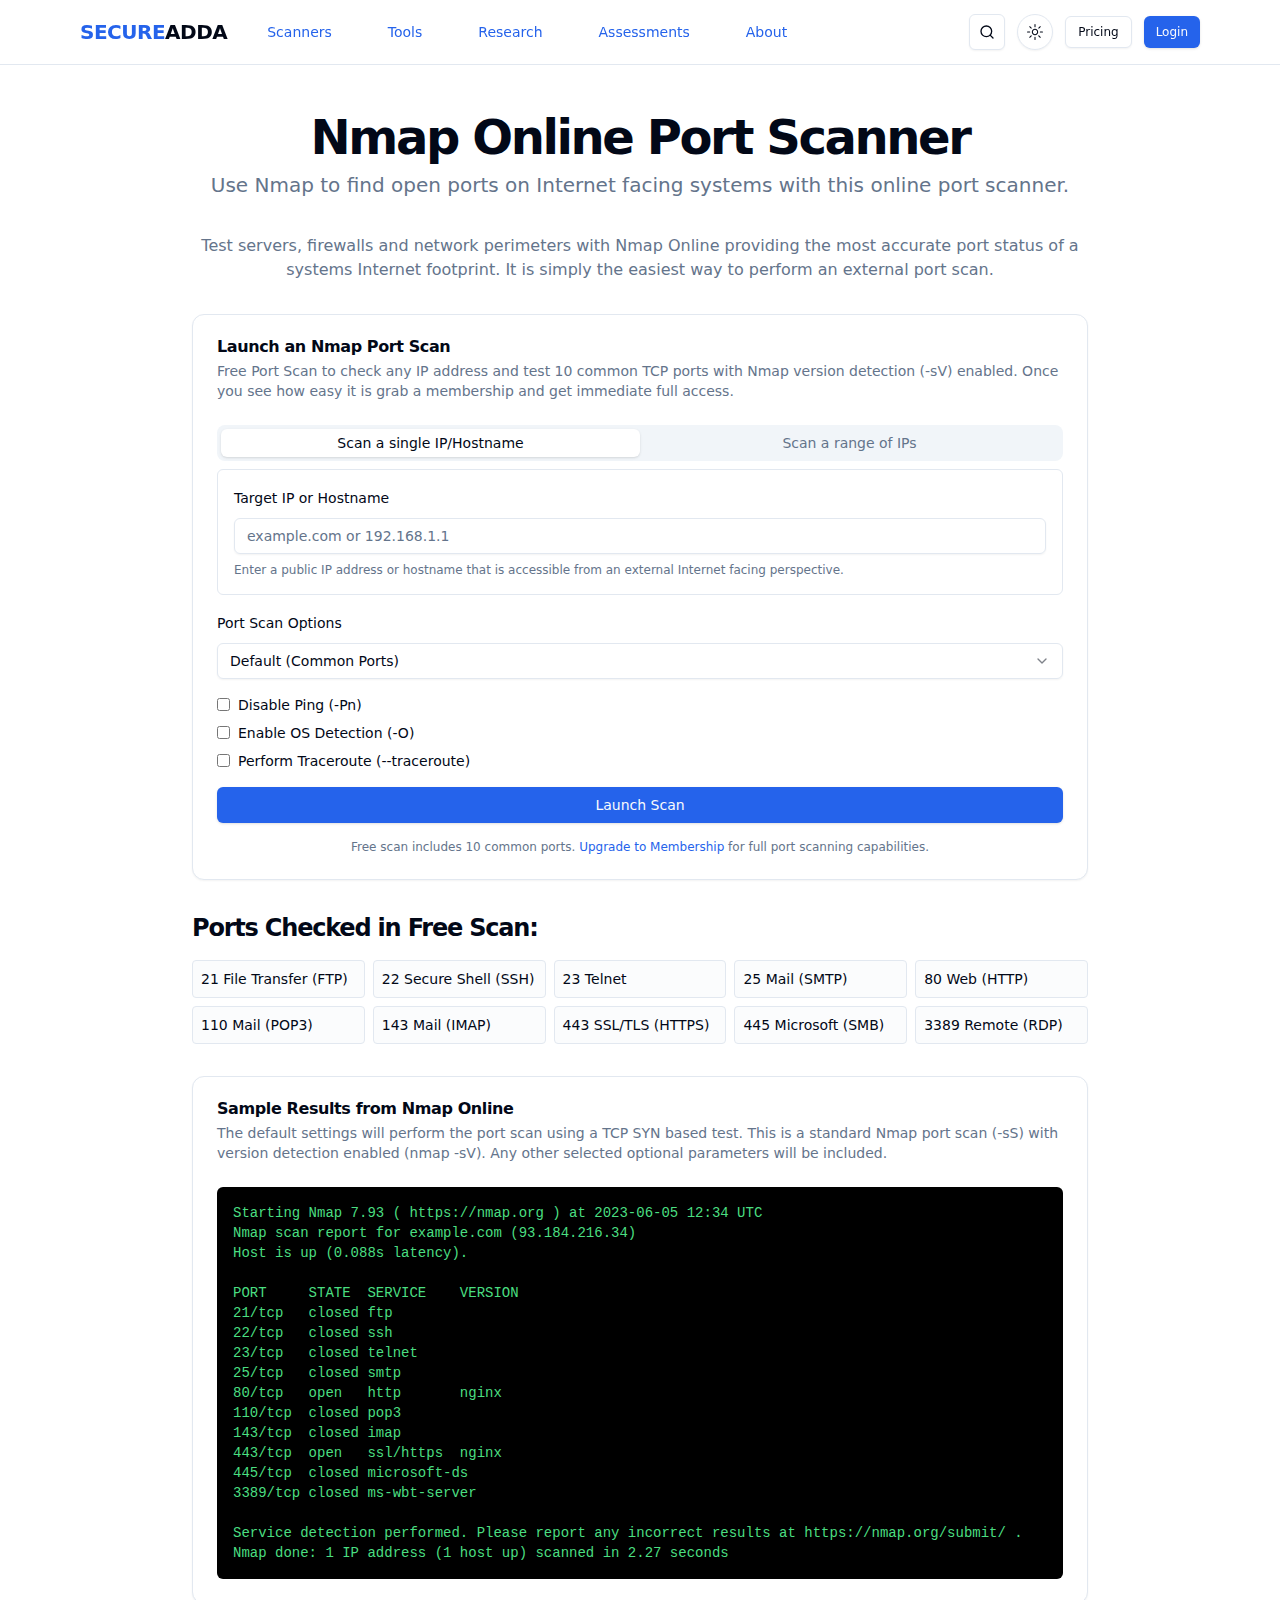
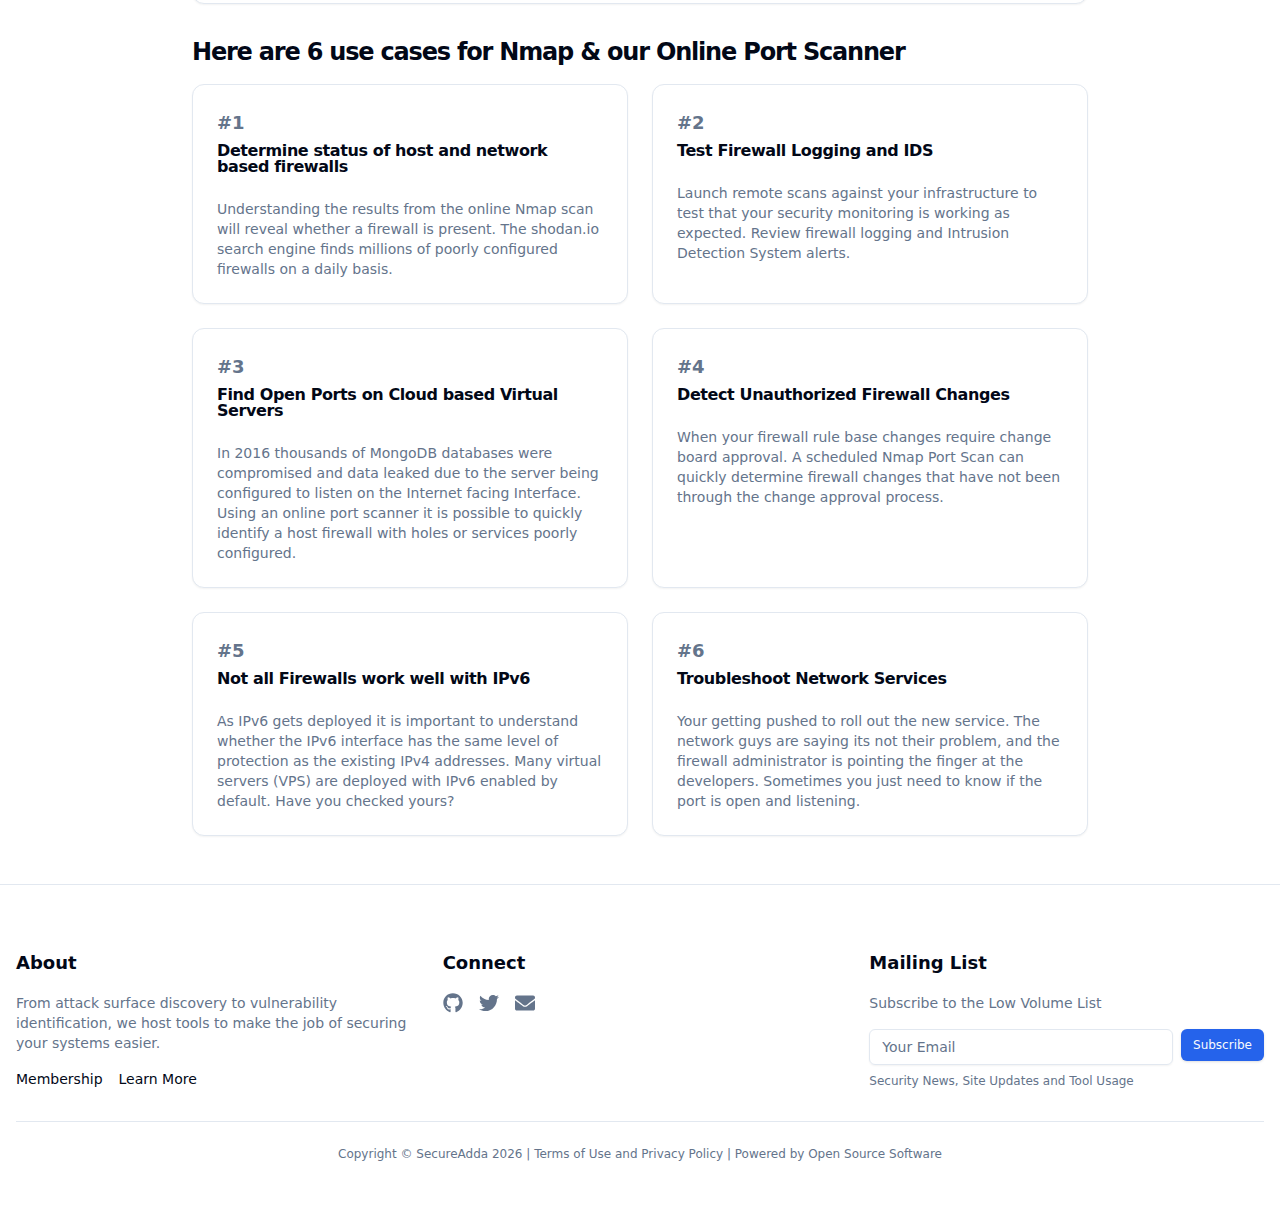
<file: scanners/nmap.html>
<!DOCTYPE html><html lang="en" class="__variable_4d318d __variable_ea5f4b"><head><meta charSet="utf-8"/><meta name="viewport" content="width=device-width, initial-scale=1"/><link rel="preload" href="/_next/static/media/569ce4b8f30dc480-s.p.woff2" as="font" crossorigin="" type="font/woff2"/><link rel="preload" href="/_next/static/media/93f479601ee12b01-s.p.woff2" as="font" crossorigin="" type="font/woff2"/><link rel="stylesheet" href="/_next/static/css/dde2608d8a2eb727.css" data-precedence="next"/><link rel="preload" as="script" fetchPriority="low" href="/_next/static/chunks/webpack-df70cda71feca323.js"/><script src="/_next/static/chunks/4bd1b696-3c15e5f54330ea53.js" async=""></script><script src="/_next/static/chunks/684-7a92db65574bf109.js" async=""></script><script src="/_next/static/chunks/main-app-9fde34ca549e13f8.js" async=""></script><script src="/_next/static/chunks/app/layout-5bfe03f16980c634.js" async=""></script><script src="/_next/static/chunks/8e1d74a4-7e3f47614d3a6cad.js" async=""></script><script src="/_next/static/chunks/0e5ce63c-47c112f2d1bd8ba7.js" async=""></script><script src="/_next/static/chunks/579-9025fba0e66e744c.js" async=""></script><script src="/_next/static/chunks/967-2eea40e6c9e75ffd.js" async=""></script><script src="/_next/static/chunks/252-cbda6f9db2e23e60.js" async=""></script><script src="/_next/static/chunks/app/scanners/nmap/page-e5ae0314634da5cc.js" async=""></script><meta name="next-size-adjust" content=""/><title>SecureAdda - Online Security Tools &amp; Vulnerability Scanners</title><meta name="description" content="Discover security vulnerabilities and strengthen your digital defenses with SecureAdda&#x27;s comprehensive suite of online security tools."/><meta name="keywords" content="security tools, vulnerability scanner, network security, penetration testing, cybersecurity"/><script>document.querySelectorAll('body link[rel="icon"], body link[rel="apple-touch-icon"]').forEach(el => document.head.appendChild(el))</script><script src="/_next/static/chunks/polyfills-42372ed130431b0a.js" noModule=""></script></head><body class="antialiased"><script>((e,t,r,n,o,a,i,u)=>{let s=document.documentElement,l=["light","dark"];function c(t){var r;(Array.isArray(e)?e:[e]).forEach(e=>{let r="class"===e,n=r&&a?o.map(e=>a[e]||e):o;r?(s.classList.remove(...n),s.classList.add(a&&a[t]?a[t]:t)):s.setAttribute(e,t)}),r=t,u&&l.includes(r)&&(s.style.colorScheme=r)}if(n)c(n);else try{let e=localStorage.getItem(t)||r,n=i&&"system"===e?window.matchMedia("(prefers-color-scheme: dark)").matches?"dark":"light":e;c(n)}catch(e){}})("class","theme","system",null,["light","dark"],null,true,true)</script><div class="flex min-h-screen flex-col"><header class="sticky top-0 z-50 w-full border-b bg-background/95 backdrop-blur"><div class="container flex h-16 items-center justify-between"><div class="flex items-center gap-6"><a class="flex items-center gap-2" href="/"><strong class="text-xl font-semibold tracking-tight text-primary">SECURE<span class="text-foreground">ADDA</span></strong></a><nav class="hidden lg:flex gap-6"><button class="inline-flex items-center justify-center gap-2 whitespace-nowrap rounded-md text-sm transition-colors focus-visible:outline-none focus-visible:ring-1 focus-visible:ring-ring disabled:pointer-events-none disabled:opacity-50 [&amp;_svg]:pointer-events-none [&amp;_svg]:size-4 [&amp;_svg]:shrink-0 text-primary underline-offset-4 hover:underline h-9 px-4 py-2 font-medium" type="button" id="radix-«R6afetb»" aria-haspopup="menu" aria-expanded="false" data-state="closed">Scanners</button><button class="inline-flex items-center justify-center gap-2 whitespace-nowrap rounded-md text-sm transition-colors focus-visible:outline-none focus-visible:ring-1 focus-visible:ring-ring disabled:pointer-events-none disabled:opacity-50 [&amp;_svg]:pointer-events-none [&amp;_svg]:size-4 [&amp;_svg]:shrink-0 text-primary underline-offset-4 hover:underline h-9 px-4 py-2 font-medium" type="button" id="radix-«Raafetb»" aria-haspopup="menu" aria-expanded="false" data-state="closed">Tools</button><button class="inline-flex items-center justify-center gap-2 whitespace-nowrap rounded-md text-sm transition-colors focus-visible:outline-none focus-visible:ring-1 focus-visible:ring-ring disabled:pointer-events-none disabled:opacity-50 [&amp;_svg]:pointer-events-none [&amp;_svg]:size-4 [&amp;_svg]:shrink-0 text-primary underline-offset-4 hover:underline h-9 px-4 py-2 font-medium" type="button" id="radix-«Reafetb»" aria-haspopup="menu" aria-expanded="false" data-state="closed">Research</button><button class="inline-flex items-center justify-center gap-2 whitespace-nowrap rounded-md text-sm transition-colors focus-visible:outline-none focus-visible:ring-1 focus-visible:ring-ring disabled:pointer-events-none disabled:opacity-50 [&amp;_svg]:pointer-events-none [&amp;_svg]:size-4 [&amp;_svg]:shrink-0 text-primary underline-offset-4 hover:underline h-9 px-4 py-2 font-medium" type="button" id="radix-«Riafetb»" aria-haspopup="menu" aria-expanded="false" data-state="closed">Assessments</button><button class="inline-flex items-center justify-center gap-2 whitespace-nowrap rounded-md text-sm transition-colors focus-visible:outline-none focus-visible:ring-1 focus-visible:ring-ring disabled:pointer-events-none disabled:opacity-50 [&amp;_svg]:pointer-events-none [&amp;_svg]:size-4 [&amp;_svg]:shrink-0 text-primary underline-offset-4 hover:underline h-9 px-4 py-2 font-medium" type="button" id="radix-«Rmafetb»" aria-haspopup="menu" aria-expanded="false" data-state="closed">About</button></nav></div><div class="flex items-center gap-3"><button class="inline-flex items-center justify-center gap-2 whitespace-nowrap rounded-md text-sm font-medium transition-colors focus-visible:outline-none focus-visible:ring-1 focus-visible:ring-ring disabled:pointer-events-none disabled:opacity-50 [&amp;_svg]:pointer-events-none [&amp;_svg]:size-4 [&amp;_svg]:shrink-0 border border-input bg-background shadow-sm hover:bg-accent hover:text-accent-foreground h-9 w-9" aria-label="Search" type="button" aria-haspopup="dialog" aria-expanded="false" aria-controls="radix-«R1ifetb»" data-state="closed"><svg xmlns="http://www.w3.org/2000/svg" width="24" height="24" viewBox="0 0 24 24" fill="none" stroke="currentColor" stroke-width="2" stroke-linecap="round" stroke-linejoin="round" class="lucide lucide-search h-4 w-4"><circle cx="11" cy="11" r="8"></circle><path d="m21 21-4.3-4.3"></path></svg></button><button class="inline-flex items-center justify-center gap-2 whitespace-nowrap text-sm font-medium transition-colors focus-visible:outline-none focus-visible:ring-1 focus-visible:ring-ring disabled:pointer-events-none disabled:opacity-50 [&amp;_svg]:pointer-events-none [&amp;_svg]:size-4 [&amp;_svg]:shrink-0 border border-input bg-background shadow-sm hover:bg-accent hover:text-accent-foreground h-9 w-9 rounded-full" type="button" id="radix-«R2ifetb»" aria-haspopup="menu" aria-expanded="false" data-state="closed"><svg width="15" height="15" viewBox="0 0 15 15" fill="none" xmlns="http://www.w3.org/2000/svg" class="h-[1.2rem] w-[1.2rem] rotate-0 scale-100 transition-all dark:-rotate-90 dark:scale-0"><path d="M7.5 0C7.77614 0 8 0.223858 8 0.5V2.5C8 2.77614 7.77614 3 7.5 3C7.22386 3 7 2.77614 7 2.5V0.5C7 0.223858 7.22386 0 7.5 0ZM2.1967 2.1967C2.39196 2.00144 2.70854 2.00144 2.90381 2.1967L4.31802 3.61091C4.51328 3.80617 4.51328 4.12276 4.31802 4.31802C4.12276 4.51328 3.80617 4.51328 3.61091 4.31802L2.1967 2.90381C2.00144 2.70854 2.00144 2.39196 2.1967 2.1967ZM0.5 7C0.223858 7 0 7.22386 0 7.5C0 7.77614 0.223858 8 0.5 8H2.5C2.77614 8 3 7.77614 3 7.5C3 7.22386 2.77614 7 2.5 7H0.5ZM2.1967 12.8033C2.00144 12.608 2.00144 12.2915 2.1967 12.0962L3.61091 10.682C3.80617 10.4867 4.12276 10.4867 4.31802 10.682C4.51328 10.8772 4.51328 11.1938 4.31802 11.3891L2.90381 12.8033C2.70854 12.9986 2.39196 12.9986 2.1967 12.8033ZM12.5 7C12.2239 7 12 7.22386 12 7.5C12 7.77614 12.2239 8 12.5 8H14.5C14.7761 8 15 7.77614 15 7.5C15 7.22386 14.7761 7 14.5 7H12.5ZM10.682 4.31802C10.4867 4.12276 10.4867 3.80617 10.682 3.61091L12.0962 2.1967C12.2915 2.00144 12.608 2.00144 12.8033 2.1967C12.9986 2.39196 12.9986 2.70854 12.8033 2.90381L11.3891 4.31802C11.1938 4.51328 10.8772 4.51328 10.682 4.31802ZM8 12.5C8 12.2239 7.77614 12 7.5 12C7.22386 12 7 12.2239 7 12.5V14.5C7 14.7761 7.22386 15 7.5 15C7.77614 15 8 14.7761 8 14.5V12.5ZM10.682 10.682C10.8772 10.4867 11.1938 10.4867 11.3891 10.682L12.8033 12.0962C12.9986 12.2915 12.9986 12.608 12.8033 12.8033C12.608 12.9986 12.2915 12.9986 12.0962 12.8033L10.682 11.3891C10.4867 11.1938 10.4867 10.8772 10.682 10.682ZM5.5 7.5C5.5 6.39543 6.39543 5.5 7.5 5.5C8.60457 5.5 9.5 6.39543 9.5 7.5C9.5 8.60457 8.60457 9.5 7.5 9.5C6.39543 9.5 5.5 8.60457 5.5 7.5ZM7.5 4.5C5.84315 4.5 4.5 5.84315 4.5 7.5C4.5 9.15685 5.84315 10.5 7.5 10.5C9.15685 10.5 10.5 9.15685 10.5 7.5C10.5 5.84315 9.15685 4.5 7.5 4.5Z" fill="currentColor" fill-rule="evenodd" clip-rule="evenodd"></path></svg><svg width="15" height="15" viewBox="0 0 15 15" fill="none" xmlns="http://www.w3.org/2000/svg" class="absolute h-[1.2rem] w-[1.2rem] rotate-90 scale-0 transition-all dark:rotate-0 dark:scale-100"><path d="M2.89998 0.499976C2.89998 0.279062 2.72089 0.0999756 2.49998 0.0999756C2.27906 0.0999756 2.09998 0.279062 2.09998 0.499976V1.09998H1.49998C1.27906 1.09998 1.09998 1.27906 1.09998 1.49998C1.09998 1.72089 1.27906 1.89998 1.49998 1.89998H2.09998V2.49998C2.09998 2.72089 2.27906 2.89998 2.49998 2.89998C2.72089 2.89998 2.89998 2.72089 2.89998 2.49998V1.89998H3.49998C3.72089 1.89998 3.89998 1.72089 3.89998 1.49998C3.89998 1.27906 3.72089 1.09998 3.49998 1.09998H2.89998V0.499976ZM5.89998 3.49998C5.89998 3.27906 5.72089 3.09998 5.49998 3.09998C5.27906 3.09998 5.09998 3.27906 5.09998 3.49998V4.09998H4.49998C4.27906 4.09998 4.09998 4.27906 4.09998 4.49998C4.09998 4.72089 4.27906 4.89998 4.49998 4.89998H5.09998V5.49998C5.09998 5.72089 5.27906 5.89998 5.49998 5.89998C5.72089 5.89998 5.89998 5.72089 5.89998 5.49998V4.89998H6.49998C6.72089 4.89998 6.89998 4.72089 6.89998 4.49998C6.89998 4.27906 6.72089 4.09998 6.49998 4.09998H5.89998V3.49998ZM1.89998 6.49998C1.89998 6.27906 1.72089 6.09998 1.49998 6.09998C1.27906 6.09998 1.09998 6.27906 1.09998 6.49998V7.09998H0.499976C0.279062 7.09998 0.0999756 7.27906 0.0999756 7.49998C0.0999756 7.72089 0.279062 7.89998 0.499976 7.89998H1.09998V8.49998C1.09998 8.72089 1.27906 8.89997 1.49998 8.89997C1.72089 8.89997 1.89998 8.72089 1.89998 8.49998V7.89998H2.49998C2.72089 7.89998 2.89998 7.72089 2.89998 7.49998C2.89998 7.27906 2.72089 7.09998 2.49998 7.09998H1.89998V6.49998ZM8.54406 0.98184L8.24618 0.941586C8.03275 0.917676 7.90692 1.1655 8.02936 1.34194C8.17013 1.54479 8.29981 1.75592 8.41754 1.97445C8.91878 2.90485 9.20322 3.96932 9.20322 5.10022C9.20322 8.37201 6.82247 11.0878 3.69887 11.6097C3.45736 11.65 3.20988 11.6772 2.96008 11.6906C2.74563 11.702 2.62729 11.9535 2.77721 12.1072C2.84551 12.1773 2.91535 12.2458 2.98667 12.3128L3.05883 12.3795L3.31883 12.6045L3.50684 12.7532L3.62796 12.8433L3.81491 12.9742L3.99079 13.089C4.11175 13.1651 4.23536 13.2375 4.36157 13.3059L4.62496 13.4412L4.88553 13.5607L5.18837 13.6828L5.43169 13.7686C5.56564 13.8128 5.70149 13.8529 5.83857 13.8885C5.94262 13.9155 6.04767 13.9401 6.15405 13.9622C6.27993 13.9883 6.40713 14.0109 6.53544 14.0298L6.85241 14.0685L7.11934 14.0892C7.24637 14.0965 7.37436 14.1002 7.50322 14.1002C11.1483 14.1002 14.1032 11.1453 14.1032 7.50023C14.1032 7.25044 14.0893 7.00389 14.0623 6.76131L14.0255 6.48407C13.991 6.26083 13.9453 6.04129 13.8891 5.82642C13.8213 5.56709 13.7382 5.31398 13.6409 5.06881L13.5279 4.80132L13.4507 4.63542L13.3766 4.48666C13.2178 4.17773 13.0353 3.88295 12.8312 3.60423L12.6782 3.40352L12.4793 3.16432L12.3157 2.98361L12.1961 2.85951L12.0355 2.70246L11.8134 2.50184L11.4925 2.24191L11.2483 2.06498L10.9562 1.87446L10.6346 1.68894L10.3073 1.52378L10.1938 1.47176L9.95488 1.3706L9.67791 1.2669L9.42566 1.1846L9.10075 1.09489L8.83599 1.03486L8.54406 0.98184ZM10.4032 5.30023C10.4032 4.27588 10.2002 3.29829 9.83244 2.40604C11.7623 3.28995 13.1032 5.23862 13.1032 7.50023C13.1032 10.593 10.596 13.1002 7.50322 13.1002C6.63646 13.1002 5.81597 12.9036 5.08355 12.5522C6.5419 12.0941 7.81081 11.2082 8.74322 10.0416C8.87963 10.2284 9.10028 10.3497 9.34928 10.3497C9.76349 10.3497 10.0993 10.0139 10.0993 9.59971C10.0993 9.24256 9.84965 8.94373 9.51535 8.86816C9.57741 8.75165 9.63653 8.63334 9.6926 8.51332C9.88358 8.63163 10.1088 8.69993 10.35 8.69993C11.0403 8.69993 11.6 8.14028 11.6 7.44993C11.6 6.75976 11.0406 6.20024 10.3505 6.19993C10.3853 5.90487 10.4032 5.60464 10.4032 5.30023Z" fill="currentColor" fill-rule="evenodd" clip-rule="evenodd"></path></svg><span class="sr-only">Toggle theme</span></button><a href="/pricing"><button class="items-center justify-center gap-2 whitespace-nowrap font-medium transition-colors focus-visible:outline-none focus-visible:ring-1 focus-visible:ring-ring disabled:pointer-events-none disabled:opacity-50 [&amp;_svg]:pointer-events-none [&amp;_svg]:size-4 [&amp;_svg]:shrink-0 border border-input bg-background shadow-sm hover:bg-accent hover:text-accent-foreground h-8 rounded-md px-3 text-xs hidden lg:flex">Pricing</button></a><a href="/login"><button class="items-center justify-center gap-2 whitespace-nowrap font-medium transition-colors focus-visible:outline-none focus-visible:ring-1 focus-visible:ring-ring disabled:pointer-events-none disabled:opacity-50 [&amp;_svg]:pointer-events-none [&amp;_svg]:size-4 [&amp;_svg]:shrink-0 bg-primary text-primary-foreground shadow hover:bg-primary/90 h-8 rounded-md px-3 text-xs hidden lg:flex">Login</button></a><button class="inline-flex items-center justify-center gap-2 whitespace-nowrap rounded-md text-sm font-medium transition-colors focus-visible:outline-none focus-visible:ring-1 focus-visible:ring-ring disabled:pointer-events-none disabled:opacity-50 [&amp;_svg]:pointer-events-none [&amp;_svg]:size-4 [&amp;_svg]:shrink-0 border border-input bg-background shadow-sm hover:bg-accent hover:text-accent-foreground h-9 w-9 lg:hidden" type="button" aria-haspopup="dialog" aria-expanded="false" aria-controls="radix-«R5ifetb»" data-state="closed"><svg xmlns="http://www.w3.org/2000/svg" width="24" height="24" viewBox="0 0 24 24" fill="none" stroke="currentColor" stroke-width="2" stroke-linecap="round" stroke-linejoin="round" class="lucide lucide-menu h-5 w-5"><line x1="4" x2="20" y1="12" y2="12"></line><line x1="4" x2="20" y1="6" y2="6"></line><line x1="4" x2="20" y1="18" y2="18"></line></svg><span class="sr-only">Toggle navigation menu</span></button></div></div></header><main class="flex-1"><div class="container py-8 md:py-12"><div class="mx-auto max-w-4xl space-y-8"><div class="space-y-2 text-center"><h1 class="text-3xl font-bold tracking-tighter sm:text-4xl md:text-5xl">Nmap Online Port Scanner</h1><p class="text-muted-foreground md:text-xl/relaxed lg:text-base/relaxed xl:text-xl/relaxed max-w-[900px] mx-auto">Use Nmap to find open ports on Internet facing systems with this online port scanner.</p></div><p class="text-muted-foreground text-center">Test servers, firewalls and network perimeters with Nmap Online providing the most accurate port status of a systems Internet footprint. It is simply the easiest way to perform an external port scan.</p><div class="rounded-xl bg-card text-card-foreground border shadow-sm"><div class="flex flex-col space-y-1.5 p-6"><div class="font-semibold leading-none tracking-tight">Launch an Nmap Port Scan</div><div class="text-sm text-muted-foreground">Free Port Scan to check any IP address and test 10 common TCP ports with Nmap version detection (-sV) enabled. Once you see how easy it is grab a membership and get immediate full access.</div></div><div class="p-6 pt-0"><form class="space-y-4"><div dir="ltr" data-orientation="horizontal"><div role="tablist" aria-orientation="horizontal" class="h-9 items-center justify-center rounded-lg bg-muted p-1 text-muted-foreground grid w-full grid-cols-2" tabindex="-1" data-orientation="horizontal" style="outline:none"><button type="button" role="tab" aria-selected="true" aria-controls="radix-«Rcsfetb»-content-single" data-state="active" id="radix-«Rcsfetb»-trigger-single" class="inline-flex items-center justify-center whitespace-nowrap rounded-md px-3 py-1 text-sm font-medium ring-offset-background transition-all focus-visible:outline-none focus-visible:ring-2 focus-visible:ring-ring focus-visible:ring-offset-2 disabled:pointer-events-none disabled:opacity-50 data-[state=active]:bg-background data-[state=active]:text-foreground data-[state=active]:shadow" tabindex="-1" data-orientation="horizontal" data-radix-collection-item="">Scan a single IP/Hostname</button><button type="button" role="tab" aria-selected="false" aria-controls="radix-«Rcsfetb»-content-range" data-state="inactive" id="radix-«Rcsfetb»-trigger-range" class="inline-flex items-center justify-center whitespace-nowrap rounded-md px-3 py-1 text-sm font-medium ring-offset-background transition-all focus-visible:outline-none focus-visible:ring-2 focus-visible:ring-ring focus-visible:ring-offset-2 disabled:pointer-events-none disabled:opacity-50 data-[state=active]:bg-background data-[state=active]:text-foreground data-[state=active]:shadow" tabindex="-1" data-orientation="horizontal" data-radix-collection-item="">Scan a range of IPs</button></div><div data-state="active" data-orientation="horizontal" role="tabpanel" aria-labelledby="radix-«Rcsfetb»-trigger-single" id="radix-«Rcsfetb»-content-single" tabindex="0" class="ring-offset-background focus-visible:outline-none focus-visible:ring-2 focus-visible:ring-ring focus-visible:ring-offset-2 p-4 border rounded-md mt-2" style="animation-duration:0s"><div class="space-y-2"><label for="target" class="text-sm font-medium">Target IP or Hostname</label><input class="flex h-9 w-full rounded-md border border-input bg-transparent px-3 py-1 text-base shadow-sm transition-colors file:border-0 file:bg-transparent file:text-sm file:font-medium file:text-foreground placeholder:text-muted-foreground focus-visible:outline-none focus-visible:ring-1 focus-visible:ring-ring disabled:cursor-not-allowed disabled:opacity-50 md:text-sm" id="target" placeholder="example.com or 192.168.1.1"/><p class="text-xs text-muted-foreground">Enter a public IP address or hostname that is accessible from an external Internet facing perspective.</p></div></div><div data-state="inactive" data-orientation="horizontal" role="tabpanel" aria-labelledby="radix-«Rcsfetb»-trigger-range" hidden="" id="radix-«Rcsfetb»-content-range" tabindex="0" class="ring-offset-background focus-visible:outline-none focus-visible:ring-2 focus-visible:ring-ring focus-visible:ring-offset-2 p-4 border rounded-md mt-2"></div></div><div class="space-y-2"><label for="scan-type" class="text-sm font-medium">Port Scan Options</label><button type="button" role="combobox" aria-controls="radix-«R4ksfetb»" aria-expanded="false" aria-autocomplete="none" dir="ltr" data-state="closed" class="flex h-9 w-full items-center justify-between whitespace-nowrap rounded-md border border-input bg-transparent px-3 py-2 text-sm shadow-sm ring-offset-background data-[placeholder]:text-muted-foreground focus:outline-none focus:ring-1 focus:ring-ring disabled:cursor-not-allowed disabled:opacity-50 [&amp;&gt;span]:line-clamp-1"><span style="pointer-events:none"></span><svg xmlns="http://www.w3.org/2000/svg" width="24" height="24" viewBox="0 0 24 24" fill="none" stroke="currentColor" stroke-width="2" stroke-linecap="round" stroke-linejoin="round" class="lucide lucide-chevron-down h-4 w-4 opacity-50" aria-hidden="true"><path d="m6 9 6 6 6-6"></path></svg></button><select aria-hidden="true" tabindex="-1" style="position:absolute;border:0;width:1px;height:1px;padding:0;margin:-1px;overflow:hidden;clip:rect(0, 0, 0, 0);white-space:nowrap;word-wrap:normal"></select></div><div class="space-y-2"><div class="flex items-center space-x-2"><input type="checkbox" id="disable-ping"/><label for="disable-ping" class="text-sm font-medium">Disable Ping (-Pn)</label></div><div class="flex items-center space-x-2"><input type="checkbox" id="os-detection"/><label for="os-detection" class="text-sm font-medium">Enable OS Detection (-O)</label></div><div class="flex items-center space-x-2"><input type="checkbox" id="traceroute"/><label for="traceroute" class="text-sm font-medium">Perform Traceroute (--traceroute)</label></div></div><button class="inline-flex items-center justify-center gap-2 whitespace-nowrap rounded-md text-sm font-medium transition-colors focus-visible:outline-none focus-visible:ring-1 focus-visible:ring-ring disabled:pointer-events-none disabled:opacity-50 [&amp;_svg]:pointer-events-none [&amp;_svg]:size-4 [&amp;_svg]:shrink-0 bg-primary text-primary-foreground shadow hover:bg-primary/90 h-9 px-4 py-2 w-full" type="submit">Launch Scan</button><p class="text-xs text-center text-muted-foreground">Free scan includes 10 common ports. <a href="/pricing" class="text-primary hover:underline">Upgrade to Membership</a> for full port scanning capabilities.</p></form></div></div><div class="space-y-4"><h2 class="text-2xl font-bold tracking-tighter">Ports Checked in Free Scan:</h2><div class="grid grid-cols-2 md:grid-cols-3 lg:grid-cols-5 gap-2 text-sm"><div class="p-2 border rounded bg-muted/30">21 File Transfer (FTP)</div><div class="p-2 border rounded bg-muted/30">22 Secure Shell (SSH)</div><div class="p-2 border rounded bg-muted/30">23 Telnet</div><div class="p-2 border rounded bg-muted/30">25 Mail (SMTP)</div><div class="p-2 border rounded bg-muted/30">80 Web (HTTP)</div><div class="p-2 border rounded bg-muted/30">110 Mail (POP3)</div><div class="p-2 border rounded bg-muted/30">143 Mail (IMAP)</div><div class="p-2 border rounded bg-muted/30">443 SSL/TLS (HTTPS)</div><div class="p-2 border rounded bg-muted/30">445 Microsoft (SMB)</div><div class="p-2 border rounded bg-muted/30">3389 Remote (RDP)</div></div></div><div class="rounded-xl bg-card text-card-foreground border shadow-sm"><div class="flex flex-col space-y-1.5 p-6"><div class="font-semibold leading-none tracking-tight">Sample Results from Nmap Online</div><div class="text-sm text-muted-foreground">The default settings will perform the port scan using a TCP SYN based test. This is a standard Nmap port scan (-sS) with version detection enabled (nmap -sV). Any other selected optional parameters will be included.</div></div><div class="p-6 pt-0"><div class="p-4 bg-black text-green-400 font-mono text-sm rounded-md overflow-x-auto"><pre>Starting Nmap 7.93 ( https://nmap.org ) at 2023-06-05 12:34 UTC
Nmap scan report for example.com (93.184.216.34)
Host is up (0.088s latency).

PORT     STATE  SERVICE    VERSION
21/tcp   closed ftp
22/tcp   closed ssh
23/tcp   closed telnet
25/tcp   closed smtp
80/tcp   open   http       nginx
110/tcp  closed pop3
143/tcp  closed imap
443/tcp  open   ssl/https  nginx
445/tcp  closed microsoft-ds
3389/tcp closed ms-wbt-server

Service detection performed. Please report any incorrect results at https://nmap.org/submit/ .
Nmap done: 1 IP address (1 host up) scanned in 2.27 seconds</pre></div></div></div><div class="space-y-4"><h2 class="text-2xl font-bold tracking-tighter">Here are 6 use cases for Nmap &amp; our Online Port Scanner</h2><div class="grid grid-cols-1 md:grid-cols-2 gap-6"><div class="rounded-xl bg-card text-card-foreground border shadow-sm"><div class="flex flex-col space-y-1.5 p-6"><span class="text-lg font-semibold text-muted-foreground">#1</span><div class="font-semibold leading-none tracking-tight">Determine status of host and network based firewalls</div></div><div class="p-6 pt-0"><p class="text-sm text-muted-foreground">Understanding the results from the online Nmap scan will reveal whether a firewall is present. The shodan.io search engine finds millions of poorly configured firewalls on a daily basis.</p></div></div><div class="rounded-xl bg-card text-card-foreground border shadow-sm"><div class="flex flex-col space-y-1.5 p-6"><span class="text-lg font-semibold text-muted-foreground">#2</span><div class="font-semibold leading-none tracking-tight">Test Firewall Logging and IDS</div></div><div class="p-6 pt-0"><p class="text-sm text-muted-foreground">Launch remote scans against your infrastructure to test that your security monitoring is working as expected. Review firewall logging and Intrusion Detection System alerts.</p></div></div><div class="rounded-xl bg-card text-card-foreground border shadow-sm"><div class="flex flex-col space-y-1.5 p-6"><span class="text-lg font-semibold text-muted-foreground">#3</span><div class="font-semibold leading-none tracking-tight">Find Open Ports on Cloud based Virtual Servers</div></div><div class="p-6 pt-0"><p class="text-sm text-muted-foreground">In 2016 thousands of MongoDB databases were compromised and data leaked due to the server being configured to listen on the Internet facing Interface. Using an online port scanner it is possible to quickly identify a host firewall with holes or services poorly configured.</p></div></div><div class="rounded-xl bg-card text-card-foreground border shadow-sm"><div class="flex flex-col space-y-1.5 p-6"><span class="text-lg font-semibold text-muted-foreground">#4</span><div class="font-semibold leading-none tracking-tight">Detect Unauthorized Firewall Changes</div></div><div class="p-6 pt-0"><p class="text-sm text-muted-foreground">When your firewall rule base changes require change board approval. A scheduled Nmap Port Scan can quickly determine firewall changes that have not been through the change approval process.</p></div></div><div class="rounded-xl bg-card text-card-foreground border shadow-sm"><div class="flex flex-col space-y-1.5 p-6"><span class="text-lg font-semibold text-muted-foreground">#5</span><div class="font-semibold leading-none tracking-tight">Not all Firewalls work well with IPv6</div></div><div class="p-6 pt-0"><p class="text-sm text-muted-foreground">As IPv6 gets deployed it is important to understand whether the IPv6 interface has the same level of protection as the existing IPv4 addresses. Many virtual servers (VPS) are deployed with IPv6 enabled by default. Have you checked yours?</p></div></div><div class="rounded-xl bg-card text-card-foreground border shadow-sm"><div class="flex flex-col space-y-1.5 p-6"><span class="text-lg font-semibold text-muted-foreground">#6</span><div class="font-semibold leading-none tracking-tight">Troubleshoot Network Services</div></div><div class="p-6 pt-0"><p class="text-sm text-muted-foreground">Your getting pushed to roll out the new service. The network guys are saying its not their problem, and the firewall administrator is pointing the finger at the developers. Sometimes you just need to know if the port is open and listening.</p></div></div></div></div></div></div></main><footer class="border-t bg-background"><div class="container px-4 py-12 lg:py-16"><div class="grid grid-cols-1 gap-8 md:grid-cols-3"><div class="space-y-4"><h3 class="text-lg font-semibold">About</h3><p class="text-sm text-muted-foreground">From attack surface discovery to vulnerability identification, we host tools to make the job of securing your systems easier.</p><div class="flex gap-4"><a class="text-sm font-medium hover:underline" href="/membership">Membership</a><a class="text-sm font-medium hover:underline" href="/about/use-cases">Learn More</a></div></div><div class="space-y-4"><h3 class="text-lg font-semibold">Connect</h3><div class="flex space-x-4"><a target="_blank" rel="noopener noreferrer" class="text-muted-foreground hover:text-foreground transition-colors" href="https://github.com/secureadda"><svg stroke="currentColor" fill="currentColor" stroke-width="0" viewBox="0 0 496 512" class="h-5 w-5" height="1em" width="1em" xmlns="http://www.w3.org/2000/svg"><path d="M165.9 397.4c0 2-2.3 3.6-5.2 3.6-3.3.3-5.6-1.3-5.6-3.6 0-2 2.3-3.6 5.2-3.6 3-.3 5.6 1.3 5.6 3.6zm-31.1-4.5c-.7 2 1.3 4.3 4.3 4.9 2.6 1 5.6 0 6.2-2s-1.3-4.3-4.3-5.2c-2.6-.7-5.5.3-6.2 2.3zm44.2-1.7c-2.9.7-4.9 2.6-4.6 4.9.3 2 2.9 3.3 5.9 2.6 2.9-.7 4.9-2.6 4.6-4.6-.3-1.9-3-3.2-5.9-2.9zM244.8 8C106.1 8 0 113.3 0 252c0 110.9 69.8 205.8 169.5 239.2 12.8 2.3 17.3-5.6 17.3-12.1 0-6.2-.3-40.4-.3-61.4 0 0-70 15-84.7-29.8 0 0-11.4-29.1-27.8-36.6 0 0-22.9-15.7 1.6-15.4 0 0 24.9 2 38.6 25.8 21.9 38.6 58.6 27.5 72.9 20.9 2.3-16 8.8-27.1 16-33.7-55.9-6.2-112.3-14.3-112.3-110.5 0-27.5 7.6-41.3 23.6-58.9-2.6-6.5-11.1-33.3 2.6-67.9 20.9-6.5 69 27 69 27 20-5.6 41.5-8.5 62.8-8.5s42.8 2.9 62.8 8.5c0 0 48.1-33.6 69-27 13.7 34.7 5.2 61.4 2.6 67.9 16 17.7 25.8 31.5 25.8 58.9 0 96.5-58.9 104.2-114.8 110.5 9.2 7.9 17 22.9 17 46.4 0 33.7-.3 75.4-.3 83.6 0 6.5 4.6 14.4 17.3 12.1C428.2 457.8 496 362.9 496 252 496 113.3 383.5 8 244.8 8zM97.2 352.9c-1.3 1-1 3.3.7 5.2 1.6 1.6 3.9 2.3 5.2 1 1.3-1 1-3.3-.7-5.2-1.6-1.6-3.9-2.3-5.2-1zm-10.8-8.1c-.7 1.3.3 2.9 2.3 3.9 1.6 1 3.6.7 4.3-.7.7-1.3-.3-2.9-2.3-3.9-2-.6-3.6-.3-4.3.7zm32.4 35.6c-1.6 1.3-1 4.3 1.3 6.2 2.3 2.3 5.2 2.6 6.5 1 1.3-1.3.7-4.3-1.3-6.2-2.2-2.3-5.2-2.6-6.5-1zm-11.4-14.7c-1.6 1-1.6 3.6 0 5.9 1.6 2.3 4.3 3.3 5.6 2.3 1.6-1.3 1.6-3.9 0-6.2-1.4-2.3-4-3.3-5.6-2z"></path></svg><span class="sr-only">GitHub</span></a><a target="_blank" rel="noopener noreferrer" class="text-muted-foreground hover:text-foreground transition-colors" href="https://twitter.com/secureadda"><svg stroke="currentColor" fill="currentColor" stroke-width="0" viewBox="0 0 512 512" class="h-5 w-5" height="1em" width="1em" xmlns="http://www.w3.org/2000/svg"><path d="M459.37 151.716c.325 4.548.325 9.097.325 13.645 0 138.72-105.583 298.558-298.558 298.558-59.452 0-114.68-17.219-161.137-47.106 8.447.974 16.568 1.299 25.34 1.299 49.055 0 94.213-16.568 130.274-44.832-46.132-.975-84.792-31.188-98.112-72.772 6.498.974 12.995 1.624 19.818 1.624 9.421 0 18.843-1.3 27.614-3.573-48.081-9.747-84.143-51.98-84.143-102.985v-1.299c13.969 7.797 30.214 12.67 47.431 13.319-28.264-18.843-46.781-51.005-46.781-87.391 0-19.492 5.197-37.36 14.294-52.954 51.655 63.675 129.3 105.258 216.365 109.807-1.624-7.797-2.599-15.918-2.599-24.04 0-57.828 46.782-104.934 104.934-104.934 30.213 0 57.502 12.67 76.67 33.137 23.715-4.548 46.456-13.32 66.599-25.34-7.798 24.366-24.366 44.833-46.132 57.827 21.117-2.273 41.584-8.122 60.426-16.243-14.292 20.791-32.161 39.308-52.628 54.253z"></path></svg><span class="sr-only">Twitter</span></a><a class="text-muted-foreground hover:text-foreground transition-colors" href="mailto:contact@secureadda.com"><svg stroke="currentColor" fill="currentColor" stroke-width="0" viewBox="0 0 512 512" class="h-5 w-5" height="1em" width="1em" xmlns="http://www.w3.org/2000/svg"><path d="M502.3 190.8c3.9-3.1 9.7-.2 9.7 4.7V400c0 26.5-21.5 48-48 48H48c-26.5 0-48-21.5-48-48V195.6c0-5 5.7-7.8 9.7-4.7 22.4 17.4 52.1 39.5 154.1 113.6 21.1 15.4 56.7 47.8 92.2 47.6 35.7.3 72-32.8 92.3-47.6 102-74.1 131.6-96.3 154-113.7zM256 320c23.2.4 56.6-29.2 73.4-41.4 132.7-96.3 142.8-104.7 173.4-128.7 5.8-4.5 9.2-11.5 9.2-18.9v-19c0-26.5-21.5-48-48-48H48C21.5 64 0 85.5 0 112v19c0 7.4 3.4 14.3 9.2 18.9 30.6 23.9 40.7 32.4 173.4 128.7 16.8 12.2 50.2 41.8 73.4 41.4z"></path></svg><span class="sr-only">Email</span></a></div></div><div class="space-y-4"><h3 class="text-lg font-semibold">Mailing List</h3><p class="text-sm text-muted-foreground">Subscribe to the Low Volume List</p><form class="flex flex-col gap-2"><div class="flex w-full space-x-2"><input type="email" class="flex h-9 w-full rounded-md border border-input bg-transparent px-3 py-1 text-base shadow-sm transition-colors file:border-0 file:bg-transparent file:text-sm file:font-medium file:text-foreground placeholder:text-muted-foreground focus-visible:outline-none focus-visible:ring-1 focus-visible:ring-ring disabled:cursor-not-allowed disabled:opacity-50 md:text-sm flex-1" placeholder="Your Email" required="" value=""/><button class="inline-flex items-center justify-center gap-2 whitespace-nowrap font-medium transition-colors focus-visible:outline-none focus-visible:ring-1 focus-visible:ring-ring disabled:pointer-events-none disabled:opacity-50 [&amp;_svg]:pointer-events-none [&amp;_svg]:size-4 [&amp;_svg]:shrink-0 bg-primary text-primary-foreground shadow hover:bg-primary/90 h-8 rounded-md px-3 text-xs" type="submit">Subscribe</button></div><p class="text-xs text-muted-foreground">Security News, Site Updates and Tool Usage</p></form></div></div><div class="mt-8 border-t pt-6"><p class="text-center text-xs text-muted-foreground">Copyright © SecureAdda <!-- -->2025<!-- --> | <a class="hover:underline" href="/terms">Terms of Use</a> and <a class="hover:underline" href="/privacy">Privacy Policy</a> | Powered by Open Source Software</p></div></div></footer></div><!--$--><!--/$--><!--$--><!--/$--><script src="/_next/static/chunks/webpack-df70cda71feca323.js" async=""></script><script>(self.__next_f=self.__next_f||[]).push([0])</script><script>self.__next_f.push([1,"1:\"$Sreact.fragment\"\n2:I[3768,[\"177\",\"static/chunks/app/layout-5bfe03f16980c634.js\"],\"default\"]\n3:I[7555,[],\"\"]\n4:I[1295,[],\"\"]\n5:I[6243,[\"711\",\"static/chunks/8e1d74a4-7e3f47614d3a6cad.js\",\"105\",\"static/chunks/0e5ce63c-47c112f2d1bd8ba7.js\",\"579\",\"static/chunks/579-9025fba0e66e744c.js\",\"967\",\"static/chunks/967-2eea40e6c9e75ffd.js\",\"252\",\"static/chunks/252-cbda6f9db2e23e60.js\",\"649\",\"static/chunks/app/scanners/nmap/page-e5ae0314634da5cc.js\"],\"Header\"]\n6:I[7313,[\"711\",\"static/chunks/8e1d74a4-7e3f47614d3a6cad.js\",\"105\",\"static/chunks/0e5ce63c-47c112f2d1bd8ba7.js\",\"579\",\"static/chunks/579-9025fba0e66e744c.js\",\"967\",\"static/chunks/967-2eea40e6c9e75ffd.js\",\"252\",\"static/chunks/252-cbda6f9db2e23e60.js\",\"649\",\"static/chunks/app/scanners/nmap/page-e5ae0314634da5cc.js\"],\"Tabs\"]\n7:I[7313,[\"711\",\"static/chunks/8e1d74a4-7e3f47614d3a6cad.js\",\"105\",\"static/chunks/0e5ce63c-47c112f2d1bd8ba7.js\",\"579\",\"static/chunks/579-9025fba0e66e744c.js\",\"967\",\"static/chunks/967-2eea40e6c9e75ffd.js\",\"252\",\"static/chunks/252-cbda6f9db2e23e60.js\",\"649\",\"static/chunks/app/scanners/nmap/page-e5ae0314634da5cc.js\"],\"TabsList\"]\n8:I[7313,[\"711\",\"static/chunks/8e1d74a4-7e3f47614d3a6cad.js\",\"105\",\"static/chunks/0e5ce63c-47c112f2d1bd8ba7.js\",\"579\",\"static/chunks/579-9025fba0e66e744c.js\",\"967\",\"static/chunks/967-2eea40e6c9e75ffd.js\",\"252\",\"static/chunks/252-cbda6f9db2e23e60.js\",\"649\",\"static/chunks/app/scanners/nmap/page-e5ae0314634da5cc.js\"],\"TabsTrigger\"]\n9:I[7313,[\"711\",\"static/chunks/8e1d74a4-7e3f47614d3a6cad.js\",\"105\",\"static/chunks/0e5ce63c-47c112f2d1bd8ba7.js\",\"579\",\"static/chunks/579-9025fba0e66e744c.js\",\"967\",\"static/chunks/967-2eea40e6c9e75ffd.js\",\"252\",\"static/chunks/252-cbda6f9db2e23e60.js\",\"649\",\"static/chunks/app/scanners/nmap/page-e5ae0314634da5cc.js\"],\"TabsContent\"]\na:I[9409,[\"711\",\"static/chunks/8e1d74a4-7e3f47614d3a6cad.js\",\"105\",\"static/chunks/0e5ce63c-47c112f2d1bd8ba7.js\",\"579\",\"static/chunks/579-9025fba0e66e744c.js\",\"967\",\"static/chunks/967-2eea40e6c9e75ffd.js\",\"252\",\"static/chunks/252-cbda6f9db2e23e60.js\",\"649\",\"static/chunks/app/scann"])</script><script>self.__next_f.push([1,"ers/nmap/page-e5ae0314634da5cc.js\"],\"Select\"]\nb:I[9409,[\"711\",\"static/chunks/8e1d74a4-7e3f47614d3a6cad.js\",\"105\",\"static/chunks/0e5ce63c-47c112f2d1bd8ba7.js\",\"579\",\"static/chunks/579-9025fba0e66e744c.js\",\"967\",\"static/chunks/967-2eea40e6c9e75ffd.js\",\"252\",\"static/chunks/252-cbda6f9db2e23e60.js\",\"649\",\"static/chunks/app/scanners/nmap/page-e5ae0314634da5cc.js\"],\"SelectTrigger\"]\nc:I[9409,[\"711\",\"static/chunks/8e1d74a4-7e3f47614d3a6cad.js\",\"105\",\"static/chunks/0e5ce63c-47c112f2d1bd8ba7.js\",\"579\",\"static/chunks/579-9025fba0e66e744c.js\",\"967\",\"static/chunks/967-2eea40e6c9e75ffd.js\",\"252\",\"static/chunks/252-cbda6f9db2e23e60.js\",\"649\",\"static/chunks/app/scanners/nmap/page-e5ae0314634da5cc.js\"],\"SelectValue\"]\nd:I[9409,[\"711\",\"static/chunks/8e1d74a4-7e3f47614d3a6cad.js\",\"105\",\"static/chunks/0e5ce63c-47c112f2d1bd8ba7.js\",\"579\",\"static/chunks/579-9025fba0e66e744c.js\",\"967\",\"static/chunks/967-2eea40e6c9e75ffd.js\",\"252\",\"static/chunks/252-cbda6f9db2e23e60.js\",\"649\",\"static/chunks/app/scanners/nmap/page-e5ae0314634da5cc.js\"],\"SelectContent\"]\ne:I[9409,[\"711\",\"static/chunks/8e1d74a4-7e3f47614d3a6cad.js\",\"105\",\"static/chunks/0e5ce63c-47c112f2d1bd8ba7.js\",\"579\",\"static/chunks/579-9025fba0e66e744c.js\",\"967\",\"static/chunks/967-2eea40e6c9e75ffd.js\",\"252\",\"static/chunks/252-cbda6f9db2e23e60.js\",\"649\",\"static/chunks/app/scanners/nmap/page-e5ae0314634da5cc.js\"],\"SelectItem\"]\nf:I[6996,[\"711\",\"static/chunks/8e1d74a4-7e3f47614d3a6cad.js\",\"105\",\"static/chunks/0e5ce63c-47c112f2d1bd8ba7.js\",\"579\",\"static/chunks/579-9025fba0e66e744c.js\",\"967\",\"static/chunks/967-2eea40e6c9e75ffd.js\",\"252\",\"static/chunks/252-cbda6f9db2e23e60.js\",\"649\",\"static/chunks/app/scanners/nmap/page-e5ae0314634da5cc.js\"],\"Footer\"]\n10:I[9665,[],\"MetadataBoundary\"]\n12:I[9665,[],\"OutletBoundary\"]\n15:I[4911,[],\"AsyncMetadataOutlet\"]\n17:I[9665,[],\"ViewportBoundary\"]\n19:I[6614,[],\"\"]\n:HL[\"/_next/static/media/569ce4b8f30dc480-s.p.woff2\",\"font\",{\"crossOrigin\":\"\",\"type\":\"font/woff2\"}]\n:HL[\"/_next/static/media/93f479601ee12b01-s.p.woff2\",\"font\",{\"crossOrigin\":\"\",\"type\":\"font/woff2\"}]"])</script><script>self.__next_f.push([1,"\n:HL[\"/_next/static/css/dde2608d8a2eb727.css\",\"style\"]\n"])</script><script>self.__next_f.push([1,"0:{\"P\":null,\"b\":\"0Rsq6U9qlPbUEVmXToKWy\",\"p\":\"\",\"c\":[\"\",\"scanners\",\"nmap\"],\"i\":false,\"f\":[[[\"\",{\"children\":[\"scanners\",{\"children\":[\"nmap\",{\"children\":[\"__PAGE__\",{}]}]}]},\"$undefined\",\"$undefined\",true],[\"\",[\"$\",\"$1\",\"c\",{\"children\":[[[\"$\",\"link\",\"0\",{\"rel\":\"stylesheet\",\"href\":\"/_next/static/css/dde2608d8a2eb727.css\",\"precedence\":\"next\",\"crossOrigin\":\"$undefined\",\"nonce\":\"$undefined\"}]],[\"$\",\"html\",null,{\"lang\":\"en\",\"className\":\"__variable_4d318d __variable_ea5f4b\",\"children\":[\"$\",\"$L2\",null,{\"children\":[\"$\",\"$L3\",null,{\"parallelRouterKey\":\"children\",\"error\":\"$undefined\",\"errorStyles\":\"$undefined\",\"errorScripts\":\"$undefined\",\"template\":[\"$\",\"$L4\",null,{}],\"templateStyles\":\"$undefined\",\"templateScripts\":\"$undefined\",\"notFound\":[[[\"$\",\"title\",null,{\"children\":\"404: This page could not be found.\"}],[\"$\",\"div\",null,{\"style\":{\"fontFamily\":\"system-ui,\\\"Segoe UI\\\",Roboto,Helvetica,Arial,sans-serif,\\\"Apple Color Emoji\\\",\\\"Segoe UI Emoji\\\"\",\"height\":\"100vh\",\"textAlign\":\"center\",\"display\":\"flex\",\"flexDirection\":\"column\",\"alignItems\":\"center\",\"justifyContent\":\"center\"},\"children\":[\"$\",\"div\",null,{\"children\":[[\"$\",\"style\",null,{\"dangerouslySetInnerHTML\":{\"__html\":\"body{color:#000;background:#fff;margin:0}.next-error-h1{border-right:1px solid rgba(0,0,0,.3)}@media (prefers-color-scheme:dark){body{color:#fff;background:#000}.next-error-h1{border-right:1px solid rgba(255,255,255,.3)}}\"}}],[\"$\",\"h1\",null,{\"className\":\"next-error-h1\",\"style\":{\"display\":\"inline-block\",\"margin\":\"0 20px 0 0\",\"padding\":\"0 23px 0 0\",\"fontSize\":24,\"fontWeight\":500,\"verticalAlign\":\"top\",\"lineHeight\":\"49px\"},\"children\":404}],[\"$\",\"div\",null,{\"style\":{\"display\":\"inline-block\"},\"children\":[\"$\",\"h2\",null,{\"style\":{\"fontSize\":14,\"fontWeight\":400,\"lineHeight\":\"49px\",\"margin\":0},\"children\":\"This page could not be found.\"}]}]]}]}]],[]],\"forbidden\":\"$undefined\",\"unauthorized\":\"$undefined\"}]}]}]]}],{\"children\":[\"scanners\",[\"$\",\"$1\",\"c\",{\"children\":[null,[\"$\",\"$L3\",null,{\"parallelRouterKey\":\"children\",\"error\":\"$undefined\",\"errorStyles\":\"$undefined\",\"errorScripts\":\"$undefined\",\"template\":[\"$\",\"$L4\",null,{}],\"templateStyles\":\"$undefined\",\"templateScripts\":\"$undefined\",\"notFound\":\"$undefined\",\"forbidden\":\"$undefined\",\"unauthorized\":\"$undefined\"}]]}],{\"children\":[\"nmap\",[\"$\",\"$1\",\"c\",{\"children\":[null,[\"$\",\"$L3\",null,{\"parallelRouterKey\":\"children\",\"error\":\"$undefined\",\"errorStyles\":\"$undefined\",\"errorScripts\":\"$undefined\",\"template\":[\"$\",\"$L4\",null,{}],\"templateStyles\":\"$undefined\",\"templateScripts\":\"$undefined\",\"notFound\":\"$undefined\",\"forbidden\":\"$undefined\",\"unauthorized\":\"$undefined\"}]]}],{\"children\":[\"__PAGE__\",[\"$\",\"$1\",\"c\",{\"children\":[[\"$\",\"div\",null,{\"className\":\"flex min-h-screen flex-col\",\"children\":[[\"$\",\"$L5\",null,{}],[\"$\",\"main\",null,{\"className\":\"flex-1\",\"children\":[\"$\",\"div\",null,{\"className\":\"container py-8 md:py-12\",\"children\":[\"$\",\"div\",null,{\"className\":\"mx-auto max-w-4xl space-y-8\",\"children\":[[\"$\",\"div\",null,{\"className\":\"space-y-2 text-center\",\"children\":[[\"$\",\"h1\",null,{\"className\":\"text-3xl font-bold tracking-tighter sm:text-4xl md:text-5xl\",\"children\":\"Nmap Online Port Scanner\"}],[\"$\",\"p\",null,{\"className\":\"text-muted-foreground md:text-xl/relaxed lg:text-base/relaxed xl:text-xl/relaxed max-w-[900px] mx-auto\",\"children\":\"Use Nmap to find open ports on Internet facing systems with this online port scanner.\"}]]}],[\"$\",\"p\",null,{\"className\":\"text-muted-foreground text-center\",\"children\":\"Test servers, firewalls and network perimeters with Nmap Online providing the most accurate port status of a systems Internet footprint. It is simply the easiest way to perform an external port scan.\"}],[\"$\",\"div\",null,{\"ref\":\"$undefined\",\"className\":\"rounded-xl bg-card text-card-foreground border shadow-sm\",\"children\":[[\"$\",\"div\",null,{\"ref\":\"$undefined\",\"className\":\"flex flex-col space-y-1.5 p-6\",\"children\":[[\"$\",\"div\",null,{\"ref\":\"$undefined\",\"className\":\"font-semibold leading-none tracking-tight\",\"children\":\"Launch an Nmap Port Scan\"}],[\"$\",\"div\",null,{\"ref\":\"$undefined\",\"className\":\"text-sm text-muted-foreground\",\"children\":\"Free Port Scan to check any IP address and test 10 common TCP ports with Nmap version detection (-sV) enabled. Once you see how easy it is grab a membership and get immediate full access.\"}]]}],[\"$\",\"div\",null,{\"ref\":\"$undefined\",\"className\":\"p-6 pt-0\",\"children\":[\"$\",\"form\",null,{\"className\":\"space-y-4\",\"children\":[[\"$\",\"$L6\",null,{\"defaultValue\":\"single\",\"children\":[[\"$\",\"$L7\",null,{\"className\":\"grid w-full grid-cols-2\",\"children\":[[\"$\",\"$L8\",null,{\"value\":\"single\",\"children\":\"Scan a single IP/Hostname\"}],[\"$\",\"$L8\",null,{\"value\":\"range\",\"children\":\"Scan a range of IPs\"}]]}],[\"$\",\"$L9\",null,{\"value\":\"single\",\"className\":\"p-4 border rounded-md mt-2\",\"children\":[\"$\",\"div\",null,{\"className\":\"space-y-2\",\"children\":[[\"$\",\"label\",null,{\"htmlFor\":\"target\",\"className\":\"text-sm font-medium\",\"children\":\"Target IP or Hostname\"}],[\"$\",\"input\",null,{\"type\":\"$undefined\",\"className\":\"flex h-9 w-full rounded-md border border-input bg-transparent px-3 py-1 text-base shadow-sm transition-colors file:border-0 file:bg-transparent file:text-sm file:font-medium file:text-foreground placeholder:text-muted-foreground focus-visible:outline-none focus-visible:ring-1 focus-visible:ring-ring disabled:cursor-not-allowed disabled:opacity-50 md:text-sm\",\"ref\":\"$undefined\",\"id\":\"target\",\"placeholder\":\"example.com or 192.168.1.1\"}],[\"$\",\"p\",null,{\"className\":\"text-xs text-muted-foreground\",\"children\":\"Enter a public IP address or hostname that is accessible from an external Internet facing perspective.\"}]]}]}],[\"$\",\"$L9\",null,{\"value\":\"range\",\"className\":\"p-4 border rounded-md mt-2\",\"children\":[\"$\",\"div\",null,{\"className\":\"space-y-2\",\"children\":[[\"$\",\"label\",null,{\"htmlFor\":\"target-range\",\"className\":\"text-sm font-medium\",\"children\":\"Target IP Range\"}],[\"$\",\"textarea\",null,{\"className\":\"flex min-h-[60px] w-full rounded-md border border-input bg-transparent px-3 py-2 text-base shadow-sm placeholder:text-muted-foreground focus-visible:outline-none focus-visible:ring-1 focus-visible:ring-ring disabled:cursor-not-allowed disabled:opacity-50 md:text-sm\",\"ref\":\"$undefined\",\"id\":\"target-range\",\"placeholder\":\"192.168.1.0/24 or 192.168.1.1-50\"}],[\"$\",\"p\",null,{\"className\":\"text-xs text-muted-foreground\",\"children\":\"Enter IP ranges in CIDR notation (e.g., 192.168.1.0/24) or ranges (e.g., 192.168.1.1-50). One range per line or comma separated.\"}]]}]}]]}],[\"$\",\"div\",null,{\"className\":\"space-y-2\",\"children\":[[\"$\",\"label\",null,{\"htmlFor\":\"scan-type\",\"className\":\"text-sm font-medium\",\"children\":\"Port Scan Options\"}],[\"$\",\"$La\",null,{\"defaultValue\":\"default\",\"children\":[[\"$\",\"$Lb\",null,{\"children\":[\"$\",\"$Lc\",null,{\"placeholder\":\"Select scan type\"}]}],[\"$\",\"$Ld\",null,{\"children\":[[\"$\",\"$Le\",null,{\"value\":\"default\",\"children\":\"Default (Common Ports)\"}],[\"$\",\"$Le\",null,{\"value\":\"fast\",\"children\":\"Fast Scan (-F)\"}],[\"$\",\"$Le\",null,{\"value\":\"all\",\"children\":\"Scan All Ports (1-65535)\"}],[\"$\",\"$Le\",null,{\"value\":\"custom\",\"children\":\"Custom Port Selection\"}]]}]]}]]}],[\"$\",\"div\",null,{\"className\":\"space-y-2\",\"children\":[[\"$\",\"div\",null,{\"className\":\"flex items-center space-x-2\",\"children\":[[\"$\",\"input\",null,{\"type\":\"checkbox\",\"id\":\"disable-ping\"}],[\"$\",\"label\",null,{\"htmlFor\":\"disable-ping\",\"className\":\"text-sm font-medium\",\"children\":\"Disable Ping (-Pn)\"}]]}],[\"$\",\"div\",null,{\"className\":\"flex items-center space-x-2\",\"children\":[[\"$\",\"input\",null,{\"type\":\"checkbox\",\"id\":\"os-detection\"}],[\"$\",\"label\",null,{\"htmlFor\":\"os-detection\",\"className\":\"text-sm font-medium\",\"children\":\"Enable OS Detection (-O)\"}]]}],[\"$\",\"div\",null,{\"className\":\"flex items-center space-x-2\",\"children\":[[\"$\",\"input\",null,{\"type\":\"checkbox\",\"id\":\"traceroute\"}],[\"$\",\"label\",null,{\"htmlFor\":\"traceroute\",\"className\":\"text-sm font-medium\",\"children\":\"Perform Traceroute (--traceroute)\"}]]}]]}],[\"$\",\"button\",null,{\"className\":\"inline-flex items-center justify-center gap-2 whitespace-nowrap rounded-md text-sm font-medium transition-colors focus-visible:outline-none focus-visible:ring-1 focus-visible:ring-ring disabled:pointer-events-none disabled:opacity-50 [\u0026_svg]:pointer-events-none [\u0026_svg]:size-4 [\u0026_svg]:shrink-0 bg-primary text-primary-foreground shadow hover:bg-primary/90 h-9 px-4 py-2 w-full\",\"ref\":\"$undefined\",\"type\":\"submit\",\"children\":\"Launch Scan\"}],[\"$\",\"p\",null,{\"className\":\"text-xs text-center text-muted-foreground\",\"children\":[\"Free scan includes 10 common ports. \",[\"$\",\"a\",null,{\"href\":\"/pricing\",\"className\":\"text-primary hover:underline\",\"children\":\"Upgrade to Membership\"}],\" for full port scanning capabilities.\"]}]]}]}]]}],[\"$\",\"div\",null,{\"className\":\"space-y-4\",\"children\":[[\"$\",\"h2\",null,{\"className\":\"text-2xl font-bold tracking-tighter\",\"children\":\"Ports Checked in Free Scan:\"}],[\"$\",\"div\",null,{\"className\":\"grid grid-cols-2 md:grid-cols-3 lg:grid-cols-5 gap-2 text-sm\",\"children\":[[\"$\",\"div\",null,{\"className\":\"p-2 border rounded bg-muted/30\",\"children\":\"21 File Transfer (FTP)\"}],[\"$\",\"div\",null,{\"className\":\"p-2 border rounded bg-muted/30\",\"children\":\"22 Secure Shell (SSH)\"}],[\"$\",\"div\",null,{\"className\":\"p-2 border rounded bg-muted/30\",\"children\":\"23 Telnet\"}],[\"$\",\"div\",null,{\"className\":\"p-2 border rounded bg-muted/30\",\"children\":\"25 Mail (SMTP)\"}],[\"$\",\"div\",null,{\"className\":\"p-2 border rounded bg-muted/30\",\"children\":\"80 Web (HTTP)\"}],[\"$\",\"div\",null,{\"className\":\"p-2 border rounded bg-muted/30\",\"children\":\"110 Mail (POP3)\"}],[\"$\",\"div\",null,{\"className\":\"p-2 border rounded bg-muted/30\",\"children\":\"143 Mail (IMAP)\"}],[\"$\",\"div\",null,{\"className\":\"p-2 border rounded bg-muted/30\",\"children\":\"443 SSL/TLS (HTTPS)\"}],[\"$\",\"div\",null,{\"className\":\"p-2 border rounded bg-muted/30\",\"children\":\"445 Microsoft (SMB)\"}],[\"$\",\"div\",null,{\"className\":\"p-2 border rounded bg-muted/30\",\"children\":\"3389 Remote (RDP)\"}]]}]]}],[\"$\",\"div\",null,{\"ref\":\"$undefined\",\"className\":\"rounded-xl bg-card text-card-foreground border shadow-sm\",\"children\":[[\"$\",\"div\",null,{\"ref\":\"$undefined\",\"className\":\"flex flex-col space-y-1.5 p-6\",\"children\":[[\"$\",\"div\",null,{\"ref\":\"$undefined\",\"className\":\"font-semibold leading-none tracking-tight\",\"children\":\"Sample Results from Nmap Online\"}],[\"$\",\"div\",null,{\"ref\":\"$undefined\",\"className\":\"text-sm text-muted-foreground\",\"children\":\"The default settings will perform the port scan using a TCP SYN based test. This is a standard Nmap port scan (-sS) with version detection enabled (nmap -sV). Any other selected optional parameters will be included.\"}]]}],[\"$\",\"div\",null,{\"ref\":\"$undefined\",\"className\":\"p-6 pt-0\",\"children\":[\"$\",\"div\",null,{\"className\":\"p-4 bg-black text-green-400 font-mono text-sm rounded-md overflow-x-auto\",\"children\":[\"$\",\"pre\",null,{\"children\":\"Starting Nmap 7.93 ( https://nmap.org ) at 2023-06-05 12:34 UTC\\nNmap scan report for example.com (93.184.216.34)\\nHost is up (0.088s latency).\\n\\nPORT     STATE  SERVICE    VERSION\\n21/tcp   closed ftp\\n22/tcp   closed ssh\\n23/tcp   closed telnet\\n25/tcp   closed smtp\\n80/tcp   open   http       nginx\\n110/tcp  closed pop3\\n143/tcp  closed imap\\n443/tcp  open   ssl/https  nginx\\n445/tcp  closed microsoft-ds\\n3389/tcp closed ms-wbt-server\\n\\nService detection performed. Please report any incorrect results at https://nmap.org/submit/ .\\nNmap done: 1 IP address (1 host up) scanned in 2.27 seconds\"}]}]}]]}],[\"$\",\"div\",null,{\"className\":\"space-y-4\",\"children\":[[\"$\",\"h2\",null,{\"className\":\"text-2xl font-bold tracking-tighter\",\"children\":\"Here are 6 use cases for Nmap \u0026 our Online Port Scanner\"}],[\"$\",\"div\",null,{\"className\":\"grid grid-cols-1 md:grid-cols-2 gap-6\",\"children\":[[\"$\",\"div\",null,{\"ref\":\"$undefined\",\"className\":\"rounded-xl bg-card text-card-foreground border shadow-sm\",\"children\":[[\"$\",\"div\",null,{\"ref\":\"$undefined\",\"className\":\"flex flex-col space-y-1.5 p-6\",\"children\":[[\"$\",\"span\",null,{\"className\":\"text-lg font-semibold text-muted-foreground\",\"children\":\"#1\"}],[\"$\",\"div\",null,{\"ref\":\"$undefined\",\"className\":\"font-semibold leading-none tracking-tight\",\"children\":\"Determine status of host and network based firewalls\"}]]}],[\"$\",\"div\",null,{\"ref\":\"$undefined\",\"className\":\"p-6 pt-0\",\"children\":[\"$\",\"p\",null,{\"className\":\"text-sm text-muted-foreground\",\"children\":\"Understanding the results from the online Nmap scan will reveal whether a firewall is present. The shodan.io search engine finds millions of poorly configured firewalls on a daily basis.\"}]}]]}],[\"$\",\"div\",null,{\"ref\":\"$undefined\",\"className\":\"rounded-xl bg-card text-card-foreground border shadow-sm\",\"children\":[[\"$\",\"div\",null,{\"ref\":\"$undefined\",\"className\":\"flex flex-col space-y-1.5 p-6\",\"children\":[[\"$\",\"span\",null,{\"className\":\"text-lg font-semibold text-muted-foreground\",\"children\":\"#2\"}],[\"$\",\"div\",null,{\"ref\":\"$undefined\",\"className\":\"font-semibold leading-none tracking-tight\",\"children\":\"Test Firewall Logging and IDS\"}]]}],[\"$\",\"div\",null,{\"ref\":\"$undefined\",\"className\":\"p-6 pt-0\",\"children\":[\"$\",\"p\",null,{\"className\":\"text-sm text-muted-foreground\",\"children\":\"Launch remote scans against your infrastructure to test that your security monitoring is working as expected. Review firewall logging and Intrusion Detection System alerts.\"}]}]]}],[\"$\",\"div\",null,{\"ref\":\"$undefined\",\"className\":\"rounded-xl bg-card text-card-foreground border shadow-sm\",\"children\":[[\"$\",\"div\",null,{\"ref\":\"$undefined\",\"className\":\"flex flex-col space-y-1.5 p-6\",\"children\":[[\"$\",\"span\",null,{\"className\":\"text-lg font-semibold text-muted-foreground\",\"children\":\"#3\"}],[\"$\",\"div\",null,{\"ref\":\"$undefined\",\"className\":\"font-semibold leading-none tracking-tight\",\"children\":\"Find Open Ports on Cloud based Virtual Servers\"}]]}],[\"$\",\"div\",null,{\"ref\":\"$undefined\",\"className\":\"p-6 pt-0\",\"children\":[\"$\",\"p\",null,{\"className\":\"text-sm text-muted-foreground\",\"children\":\"In 2016 thousands of MongoDB databases were compromised and data leaked due to the server being configured to listen on the Internet facing Interface. Using an online port scanner it is possible to quickly identify a host firewall with holes or services poorly configured.\"}]}]]}],[\"$\",\"div\",null,{\"ref\":\"$undefined\",\"className\":\"rounded-xl bg-card text-card-foreground border shadow-sm\",\"children\":[[\"$\",\"div\",null,{\"ref\":\"$undefined\",\"className\":\"flex flex-col space-y-1.5 p-6\",\"children\":[[\"$\",\"span\",null,{\"className\":\"text-lg font-semibold text-muted-foreground\",\"children\":\"#4\"}],[\"$\",\"div\",null,{\"ref\":\"$undefined\",\"className\":\"font-semibold leading-none tracking-tight\",\"children\":\"Detect Unauthorized Firewall Changes\"}]]}],[\"$\",\"div\",null,{\"ref\":\"$undefined\",\"className\":\"p-6 pt-0\",\"children\":[\"$\",\"p\",null,{\"className\":\"text-sm text-muted-foreground\",\"children\":\"When your firewall rule base changes require change board approval. A scheduled Nmap Port Scan can quickly determine firewall changes that have not been through the change approval process.\"}]}]]}],[\"$\",\"div\",null,{\"ref\":\"$undefined\",\"className\":\"rounded-xl bg-card text-card-foreground border shadow-sm\",\"children\":[[\"$\",\"div\",null,{\"ref\":\"$undefined\",\"className\":\"flex flex-col space-y-1.5 p-6\",\"children\":[[\"$\",\"span\",null,{\"className\":\"text-lg font-semibold text-muted-foreground\",\"children\":\"#5\"}],[\"$\",\"div\",null,{\"ref\":\"$undefined\",\"className\":\"font-semibold leading-none tracking-tight\",\"children\":\"Not all Firewalls work well with IPv6\"}]]}],[\"$\",\"div\",null,{\"ref\":\"$undefined\",\"className\":\"p-6 pt-0\",\"children\":[\"$\",\"p\",null,{\"className\":\"text-sm text-muted-foreground\",\"children\":\"As IPv6 gets deployed it is important to understand whether the IPv6 interface has the same level of protection as the existing IPv4 addresses. Many virtual servers (VPS) are deployed with IPv6 enabled by default. Have you checked yours?\"}]}]]}],[\"$\",\"div\",null,{\"ref\":\"$undefined\",\"className\":\"rounded-xl bg-card text-card-foreground border shadow-sm\",\"children\":[[\"$\",\"div\",null,{\"ref\":\"$undefined\",\"className\":\"flex flex-col space-y-1.5 p-6\",\"children\":[[\"$\",\"span\",null,{\"className\":\"text-lg font-semibold text-muted-foreground\",\"children\":\"#6\"}],[\"$\",\"div\",null,{\"ref\":\"$undefined\",\"className\":\"font-semibold leading-none tracking-tight\",\"children\":\"Troubleshoot Network Services\"}]]}],[\"$\",\"div\",null,{\"ref\":\"$undefined\",\"className\":\"p-6 pt-0\",\"children\":[\"$\",\"p\",null,{\"className\":\"text-sm text-muted-foreground\",\"children\":\"Your getting pushed to roll out the new service. The network guys are saying its not their problem, and the firewall administrator is pointing the finger at the developers. Sometimes you just need to know if the port is open and listening.\"}]}]]}]]}]]}]]}]}]}],[\"$\",\"$Lf\",null,{}]]}],[\"$\",\"$L10\",null,{\"children\":\"$L11\"}],null,[\"$\",\"$L12\",null,{\"children\":[\"$L13\",\"$L14\",[\"$\",\"$L15\",null,{\"promise\":\"$@16\"}]]}]]}],{},null,false]},null,false]},null,false]},null,false],[\"$\",\"$1\",\"h\",{\"children\":[null,[\"$\",\"$1\",\"dXToYoNAvJdrZqRgPV8Gj\",{\"children\":[[\"$\",\"$L17\",null,{\"children\":\"$L18\"}],[\"$\",\"meta\",null,{\"name\":\"next-size-adjust\",\"content\":\"\"}]]}],null]}],false]],\"m\":\"$undefined\",\"G\":[\"$19\",\"$undefined\"],\"s\":false,\"S\":true}\n"])</script><script>self.__next_f.push([1,"1a:\"$Sreact.suspense\"\n1b:I[4911,[],\"AsyncMetadata\"]\n11:[\"$\",\"$1a\",null,{\"fallback\":null,\"children\":[\"$\",\"$L1b\",null,{\"promise\":\"$@1c\"}]}]\n"])</script><script>self.__next_f.push([1,"14:null\n"])</script><script>self.__next_f.push([1,"18:[[\"$\",\"meta\",\"0\",{\"charSet\":\"utf-8\"}],[\"$\",\"meta\",\"1\",{\"name\":\"viewport\",\"content\":\"width=device-width, initial-scale=1\"}]]\n13:null\n"])</script><script>self.__next_f.push([1,"1c:{\"metadata\":[[\"$\",\"title\",\"0\",{\"children\":\"SecureAdda - Online Security Tools \u0026 Vulnerability Scanners\"}],[\"$\",\"meta\",\"1\",{\"name\":\"description\",\"content\":\"Discover security vulnerabilities and strengthen your digital defenses with SecureAdda's comprehensive suite of online security tools.\"}],[\"$\",\"meta\",\"2\",{\"name\":\"keywords\",\"content\":\"security tools, vulnerability scanner, network security, penetration testing, cybersecurity\"}]],\"error\":null,\"digest\":\"$undefined\"}\n16:{\"metadata\":\"$1c:metadata\",\"error\":null,\"digest\":\"$undefined\"}\n"])</script></body></html>
</file>
<file: _next/static/css/dde2608d8a2eb727.css>
@font-face{font-family:Geist;font-style:normal;font-weight:100 900;font-display:swap;src:url(/_next/static/media/ba015fad6dcf6784-s.woff2) format("woff2");unicode-range:u+0100-02ba,u+02bd-02c5,u+02c7-02cc,u+02ce-02d7,u+02dd-02ff,u+0304,u+0308,u+0329,u+1d00-1dbf,u+1e00-1e9f,u+1ef2-1eff,u+2020,u+20a0-20ab,u+20ad-20c0,u+2113,u+2c60-2c7f,u+a720-a7ff}@font-face{font-family:Geist;font-style:normal;font-weight:100 900;font-display:swap;src:url(/_next/static/media/569ce4b8f30dc480-s.p.woff2) format("woff2");unicode-range:u+00??,u+0131,u+0152-0153,u+02bb-02bc,u+02c6,u+02da,u+02dc,u+0304,u+0308,u+0329,u+2000-206f,u+20ac,u+2122,u+2191,u+2193,u+2212,u+2215,u+feff,u+fffd}@font-face{font-family:Geist Fallback;src:local("Arial");ascent-override:95.94%;descent-override:28.16%;line-gap-override:0.00%;size-adjust:104.76%}.__className_4d318d{font-family:Geist,Geist Fallback;font-style:normal}.__variable_4d318d{--font-geist-sans:"Geist","Geist Fallback"}@font-face{font-family:Geist Mono;font-style:normal;font-weight:100 900;font-display:swap;src:url(/_next/static/media/747892c23ea88013-s.woff2) format("woff2");unicode-range:u+0100-02ba,u+02bd-02c5,u+02c7-02cc,u+02ce-02d7,u+02dd-02ff,u+0304,u+0308,u+0329,u+1d00-1dbf,u+1e00-1e9f,u+1ef2-1eff,u+2020,u+20a0-20ab,u+20ad-20c0,u+2113,u+2c60-2c7f,u+a720-a7ff}@font-face{font-family:Geist Mono;font-style:normal;font-weight:100 900;font-display:swap;src:url(/_next/static/media/93f479601ee12b01-s.p.woff2) format("woff2");unicode-range:u+00??,u+0131,u+0152-0153,u+02bb-02bc,u+02c6,u+02da,u+02dc,u+0304,u+0308,u+0329,u+2000-206f,u+20ac,u+2122,u+2191,u+2193,u+2212,u+2215,u+feff,u+fffd}@font-face{font-family:Geist Mono Fallback;src:local("Arial");ascent-override:74.67%;descent-override:21.92%;line-gap-override:0.00%;size-adjust:134.59%}.__className_ea5f4b{font-family:Geist Mono,Geist Mono Fallback;font-style:normal}.__variable_ea5f4b{--font-geist-mono:"Geist Mono","Geist Mono Fallback"}*,:after,:before{--tw-border-spacing-x:0;--tw-border-spacing-y:0;--tw-translate-x:0;--tw-translate-y:0;--tw-rotate:0;--tw-skew-x:0;--tw-skew-y:0;--tw-scale-x:1;--tw-scale-y:1;--tw-pan-x: ;--tw-pan-y: ;--tw-pinch-zoom: ;--tw-scroll-snap-strictness:proximity;--tw-gradient-from-position: ;--tw-gradient-via-position: ;--tw-gradient-to-position: ;--tw-ordinal: ;--tw-slashed-zero: ;--tw-numeric-figure: ;--tw-numeric-spacing: ;--tw-numeric-fraction: ;--tw-ring-inset: ;--tw-ring-offset-width:0px;--tw-ring-offset-color:#fff;--tw-ring-color:rgb(59 130 246/0.5);--tw-ring-offset-shadow:0 0 #0000;--tw-ring-shadow:0 0 #0000;--tw-shadow:0 0 #0000;--tw-shadow-colored:0 0 #0000;--tw-blur: ;--tw-brightness: ;--tw-contrast: ;--tw-grayscale: ;--tw-hue-rotate: ;--tw-invert: ;--tw-saturate: ;--tw-sepia: ;--tw-drop-shadow: ;--tw-backdrop-blur: ;--tw-backdrop-brightness: ;--tw-backdrop-contrast: ;--tw-backdrop-grayscale: ;--tw-backdrop-hue-rotate: ;--tw-backdrop-invert: ;--tw-backdrop-opacity: ;--tw-backdrop-saturate: ;--tw-backdrop-sepia: ;--tw-contain-size: ;--tw-contain-layout: ;--tw-contain-paint: ;--tw-contain-style: }::backdrop{--tw-border-spacing-x:0;--tw-border-spacing-y:0;--tw-translate-x:0;--tw-translate-y:0;--tw-rotate:0;--tw-skew-x:0;--tw-skew-y:0;--tw-scale-x:1;--tw-scale-y:1;--tw-pan-x: ;--tw-pan-y: ;--tw-pinch-zoom: ;--tw-scroll-snap-strictness:proximity;--tw-gradient-from-position: ;--tw-gradient-via-position: ;--tw-gradient-to-position: ;--tw-ordinal: ;--tw-slashed-zero: ;--tw-numeric-figure: ;--tw-numeric-spacing: ;--tw-numeric-fraction: ;--tw-ring-inset: ;--tw-ring-offset-width:0px;--tw-ring-offset-color:#fff;--tw-ring-color:rgb(59 130 246/0.5);--tw-ring-offset-shadow:0 0 #0000;--tw-ring-shadow:0 0 #0000;--tw-shadow:0 0 #0000;--tw-shadow-colored:0 0 #0000;--tw-blur: ;--tw-brightness: ;--tw-contrast: ;--tw-grayscale: ;--tw-hue-rotate: ;--tw-invert: ;--tw-saturate: ;--tw-sepia: ;--tw-drop-shadow: ;--tw-backdrop-blur: ;--tw-backdrop-brightness: ;--tw-backdrop-contrast: ;--tw-backdrop-grayscale: ;--tw-backdrop-hue-rotate: ;--tw-backdrop-invert: ;--tw-backdrop-opacity: ;--tw-backdrop-saturate: ;--tw-backdrop-sepia: ;--tw-contain-size: ;--tw-contain-layout: ;--tw-contain-paint: ;--tw-contain-style: }/*
! tailwindcss v3.4.17 | MIT License | https://tailwindcss.com
*/*,:after,:before{box-sizing:border-box;border:0 solid #e5e7eb}:after,:before{--tw-content:""}:host,html{line-height:1.5;-webkit-text-size-adjust:100%;-moz-tab-size:4;tab-size:4;font-family:ui-sans-serif,system-ui,sans-serif,Apple Color Emoji,Segoe UI Emoji,Segoe UI Symbol,Noto Color Emoji;font-feature-settings:normal;font-variation-settings:normal;-webkit-tap-highlight-color:transparent}body{margin:0;line-height:inherit}hr{height:0;color:inherit;border-top-width:1px}abbr:where([title]){text-decoration:underline dotted}h1,h2,h3,h4,h5,h6{font-size:inherit;font-weight:inherit}a{color:inherit;text-decoration:inherit}b,strong{font-weight:bolder}code,kbd,pre,samp{font-family:ui-monospace,SFMono-Regular,Menlo,Monaco,Consolas,Liberation Mono,Courier New,monospace;font-feature-settings:normal;font-variation-settings:normal;font-size:1em}small{font-size:80%}sub,sup{font-size:75%;line-height:0;position:relative;vertical-align:baseline}sub{bottom:-.25em}sup{top:-.5em}table{text-indent:0;border-color:inherit;border-collapse:collapse}button,input,optgroup,select,textarea{font-family:inherit;font-feature-settings:inherit;font-variation-settings:inherit;font-size:100%;font-weight:inherit;line-height:inherit;letter-spacing:inherit;color:inherit;margin:0;padding:0}button,select{text-transform:none}button,input:where([type=button]),input:where([type=reset]),input:where([type=submit]){-webkit-appearance:button;background-color:transparent;background-image:none}:-moz-focusring{outline:auto}:-moz-ui-invalid{box-shadow:none}progress{vertical-align:baseline}::-webkit-inner-spin-button,::-webkit-outer-spin-button{height:auto}[type=search]{-webkit-appearance:textfield;outline-offset:-2px}::-webkit-search-decoration{-webkit-appearance:none}::-webkit-file-upload-button{-webkit-appearance:button;font:inherit}summary{display:list-item}blockquote,dd,dl,figure,h1,h2,h3,h4,h5,h6,hr,p,pre{margin:0}fieldset{margin:0}fieldset,legend{padding:0}menu,ol,ul{list-style:none;margin:0;padding:0}dialog{padding:0}textarea{resize:vertical}input::placeholder,textarea::placeholder{opacity:1;color:#9ca3af}[role=button],button{cursor:pointer}:disabled{cursor:default}audio,canvas,embed,iframe,img,object,svg,video{display:block;vertical-align:middle}img,video{max-width:100%;height:auto}[hidden]:where(:not([hidden=until-found])){display:none}:root{--background:0 0% 100%;--foreground:222.2 84% 4.9%;--card:0 0% 100%;--card-foreground:222.2 84% 4.9%;--popover:0 0% 100%;--popover-foreground:222.2 84% 4.9%;--primary:221.2 83.2% 53.3%;--primary-foreground:210 40% 98%;--secondary:210 40% 96.1%;--secondary-foreground:222.2 47.4% 11.2%;--muted:210 40% 96.1%;--muted-foreground:215.4 16.3% 46.9%;--accent:210 40% 96.1%;--accent-foreground:222.2 47.4% 11.2%;--destructive:0 84.2% 60.2%;--destructive-foreground:210 40% 98%;--border:214.3 31.8% 91.4%;--input:214.3 31.8% 91.4%;--ring:221.2 83.2% 53.3%;--radius:0.5rem;--chart-1:12 76% 61%;--chart-2:173 58% 39%;--chart-3:197 37% 24%;--chart-4:43 74% 66%;--chart-5:27 87% 67%}.dark{--background:222.2 84% 4.9%;--foreground:210 40% 98%;--card:222.2 84% 4.9%;--card-foreground:210 40% 98%;--popover:222.2 84% 4.9%;--popover-foreground:210 40% 98%;--primary:217.2 91.2% 59.8%;--primary-foreground:222.2 47.4% 11.2%;--secondary:217.2 32.6% 17.5%;--secondary-foreground:210 40% 98%;--muted:217.2 32.6% 17.5%;--muted-foreground:215 20.2% 65.1%;--accent:217.2 32.6% 17.5%;--accent-foreground:210 40% 98%;--destructive:0 62.8% 30.6%;--destructive-foreground:210 40% 98%;--border:217.2 32.6% 17.5%;--input:217.2 32.6% 17.5%;--ring:224.3 76.3% 48%;--chart-1:220 70% 50%;--chart-2:160 60% 45%;--chart-3:30 80% 55%;--chart-4:280 65% 60%;--chart-5:340 75% 55%}*{border-color:hsl(var(--border))}body{background-color:hsl(var(--background));color:hsl(var(--foreground))}.container{width:100%;margin-right:auto;margin-left:auto;padding-right:1rem;padding-left:1rem}@media (min-width:640px){.container{max-width:640px;padding-right:2rem;padding-left:2rem}}@media (min-width:768px){.container{max-width:768px}}@media (min-width:1024px){.container{max-width:1024px;padding-right:4rem;padding-left:4rem}}@media (min-width:1280px){.container{max-width:1280px;padding-right:5rem;padding-left:5rem}}@media (min-width:1536px){.container{max-width:1536px;padding-right:6rem;padding-left:6rem}}.sr-only{position:absolute;width:1px;height:1px;padding:0;margin:-1px;overflow:hidden;clip:rect(0,0,0,0);white-space:nowrap;border-width:0}.pointer-events-none{pointer-events:none}.pointer-events-auto{pointer-events:auto}.fixed{position:fixed}.absolute{position:absolute}.relative{position:relative}.sticky{position:sticky}.inset-0{inset:0}.inset-x-0{left:0;right:0}.inset-y-0{top:0;bottom:0}.bottom-0{bottom:0}.left-0{left:0}.left-2{left:.5rem}.left-\[50\%\]{left:50%}.right-0{right:0}.right-1{right:.25rem}.right-2{right:.5rem}.right-4{right:1rem}.top-0{top:0}.top-1{top:.25rem}.top-4{top:1rem}.top-\[50\%\]{top:50%}.z-50{z-index:50}.z-\[100\]{z-index:100}.-mx-1{margin-left:-.25rem;margin-right:-.25rem}.mx-auto{margin-left:auto;margin-right:auto}.my-1{margin-top:.25rem}.mb-1,.my-1{margin-bottom:.25rem}.mb-10{margin-bottom:2.5rem}.mb-2{margin-bottom:.5rem}.mb-3{margin-bottom:.75rem}.mb-4{margin-bottom:1rem}.ml-auto{margin-left:auto}.mt-2{margin-top:.5rem}.mt-4{margin-top:1rem}.mt-8{margin-top:2rem}.block{display:block}.flex{display:flex}.inline-flex{display:inline-flex}.grid{display:grid}.hidden{display:none}.aspect-square{aspect-ratio:1/1}.aspect-video{aspect-ratio:16/9}.h-10{height:2.5rem}.h-16{height:4rem}.h-2{height:.5rem}.h-20{height:5rem}.h-3\.5{height:.875rem}.h-4{height:1rem}.h-5{height:1.25rem}.h-8{height:2rem}.h-9{height:2.25rem}.h-\[1\.2rem\]{height:1.2rem}.h-\[var\(--radix-select-trigger-height\)\]{height:var(--radix-select-trigger-height)}.h-full{height:100%}.h-px{height:1px}.max-h-\[--radix-select-content-available-height\]{max-height:var(--radix-select-content-available-height)}.max-h-\[var\(--radix-dropdown-menu-content-available-height\)\]{max-height:var(--radix-dropdown-menu-content-available-height)}.max-h-screen{max-height:100vh}.min-h-\[60px\]{min-height:60px}.min-h-screen{min-height:100vh}.w-10{width:2.5rem}.w-16{width:4rem}.w-2{width:.5rem}.w-20{width:5rem}.w-3\.5{width:.875rem}.w-3\/4{width:75%}.w-4{width:1rem}.w-5{width:1.25rem}.w-64{width:16rem}.w-72{width:18rem}.w-8{width:2rem}.w-9{width:2.25rem}.w-\[1\.2rem\]{width:1.2rem}.w-\[400px\]{width:400px}.w-full{width:100%}.min-w-10{min-width:2.5rem}.min-w-8{min-width:2rem}.min-w-9{min-width:2.25rem}.min-w-\[8rem\]{min-width:8rem}.min-w-\[var\(--radix-select-trigger-width\)\]{min-width:var(--radix-select-trigger-width)}.max-w-3xl{max-width:48rem}.max-w-4xl{max-width:56rem}.max-w-\[500px\]{max-width:500px}.max-w-\[700px\]{max-width:700px}.max-w-\[900px\]{max-width:900px}.max-w-lg{max-width:32rem}.flex-1{flex:1 1 0%}.shrink-0{flex-shrink:0}.origin-\[--radix-dropdown-menu-content-transform-origin\]{transform-origin:var(--radix-dropdown-menu-content-transform-origin)}.origin-\[--radix-hover-card-content-transform-origin\]{transform-origin:var(--radix-hover-card-content-transform-origin)}.origin-\[--radix-popover-content-transform-origin\]{transform-origin:var(--radix-popover-content-transform-origin)}.origin-\[--radix-select-content-transform-origin\]{transform-origin:var(--radix-select-content-transform-origin)}.translate-x-\[-50\%\]{--tw-translate-x:-50%}.translate-x-\[-50\%\],.translate-y-\[-50\%\]{transform:translate(var(--tw-translate-x),var(--tw-translate-y)) rotate(var(--tw-rotate)) skewX(var(--tw-skew-x)) skewY(var(--tw-skew-y)) scaleX(var(--tw-scale-x)) scaleY(var(--tw-scale-y))}.translate-y-\[-50\%\]{--tw-translate-y:-50%}.rotate-0{--tw-rotate:0deg}.rotate-0,.rotate-90{transform:translate(var(--tw-translate-x),var(--tw-translate-y)) rotate(var(--tw-rotate)) skewX(var(--tw-skew-x)) skewY(var(--tw-skew-y)) scaleX(var(--tw-scale-x)) scaleY(var(--tw-scale-y))}.rotate-90{--tw-rotate:90deg}.scale-0{--tw-scale-x:0;--tw-scale-y:0}.scale-0,.scale-100{transform:translate(var(--tw-translate-x),var(--tw-translate-y)) rotate(var(--tw-rotate)) skewX(var(--tw-skew-x)) skewY(var(--tw-skew-y)) scaleX(var(--tw-scale-x)) scaleY(var(--tw-scale-y))}.scale-100{--tw-scale-x:1;--tw-scale-y:1}@keyframes pulse{50%{opacity:.5}}.animate-pulse{animation:pulse 2s cubic-bezier(.4,0,.6,1) infinite}.cursor-default{cursor:default}.cursor-pointer{cursor:pointer}.select-none{user-select:none}.grid-flow-row{grid-auto-flow:row}.auto-rows-max{grid-auto-rows:max-content}.grid-cols-1{grid-template-columns:repeat(1,minmax(0,1fr))}.grid-cols-2{grid-template-columns:repeat(2,minmax(0,1fr))}.flex-col{flex-direction:column}.flex-col-reverse{flex-direction:column-reverse}.items-start{align-items:flex-start}.items-center{align-items:center}.justify-center{justify-content:center}.justify-between{justify-content:space-between}.gap-1{gap:.25rem}.gap-2{gap:.5rem}.gap-3{gap:.75rem}.gap-4{gap:1rem}.gap-6{gap:1.5rem}.gap-8{gap:2rem}.space-x-2>:not([hidden])~:not([hidden]){--tw-space-x-reverse:0;margin-right:calc(.5rem * var(--tw-space-x-reverse));margin-left:calc(.5rem * calc(1 - var(--tw-space-x-reverse)))}.space-x-4>:not([hidden])~:not([hidden]){--tw-space-x-reverse:0;margin-right:calc(1rem * var(--tw-space-x-reverse));margin-left:calc(1rem * calc(1 - var(--tw-space-x-reverse)))}.space-y-1\.5>:not([hidden])~:not([hidden]){--tw-space-y-reverse:0;margin-top:calc(.375rem * calc(1 - var(--tw-space-y-reverse)));margin-bottom:calc(.375rem * var(--tw-space-y-reverse))}.space-y-2>:not([hidden])~:not([hidden]){--tw-space-y-reverse:0;margin-top:calc(.5rem * calc(1 - var(--tw-space-y-reverse)));margin-bottom:calc(.5rem * var(--tw-space-y-reverse))}.space-y-4>:not([hidden])~:not([hidden]){--tw-space-y-reverse:0;margin-top:calc(1rem * calc(1 - var(--tw-space-y-reverse)));margin-bottom:calc(1rem * var(--tw-space-y-reverse))}.space-y-8>:not([hidden])~:not([hidden]){--tw-space-y-reverse:0;margin-top:calc(2rem * calc(1 - var(--tw-space-y-reverse)));margin-bottom:calc(2rem * var(--tw-space-y-reverse))}.overflow-hidden{overflow:hidden}.overflow-x-auto{overflow-x:auto}.overflow-y-auto{overflow-y:auto}.overflow-x-hidden{overflow-x:hidden}.whitespace-nowrap{white-space:nowrap}.rounded{border-radius:.25rem}.rounded-full{border-radius:9999px}.rounded-lg{border-radius:var(--radius)}.rounded-md{border-radius:calc(var(--radius) - 2px)}.rounded-sm{border-radius:calc(var(--radius) - 4px)}.rounded-xl{border-radius:.75rem}.border{border-width:1px}.border-2{border-width:2px}.border-b{border-bottom-width:1px}.border-l{border-left-width:1px}.border-r{border-right-width:1px}.border-t{border-top-width:1px}.border-destructive{border-color:hsl(var(--destructive))}.border-input{border-color:hsl(var(--input))}.border-transparent{border-color:transparent}.bg-background{background-color:hsl(var(--background))}.bg-background\/95{background-color:hsl(var(--background)/.95)}.bg-black{--tw-bg-opacity:1;background-color:rgb(0 0 0/var(--tw-bg-opacity,1))}.bg-black\/80{background-color:rgb(0 0 0/.8)}.bg-card{background-color:hsl(var(--card))}.bg-destructive{background-color:hsl(var(--destructive))}.bg-muted{background-color:hsl(var(--muted))}.bg-muted\/30{background-color:hsl(var(--muted)/.3)}.bg-popover{background-color:hsl(var(--popover))}.bg-primary{background-color:hsl(var(--primary))}.bg-primary\/10{background-color:hsl(var(--primary)/.1)}.bg-secondary{background-color:hsl(var(--secondary))}.bg-transparent{background-color:transparent}.bg-gradient-to-b{background-image:linear-gradient(to bottom,var(--tw-gradient-stops))}.from-background{--tw-gradient-from:hsl(var(--background)) var(--tw-gradient-from-position);--tw-gradient-to:hsl(var(--background)/0) var(--tw-gradient-to-position);--tw-gradient-stops:var(--tw-gradient-from),var(--tw-gradient-to)}.to-muted\/30{--tw-gradient-to:hsl(var(--muted)/0.3) var(--tw-gradient-to-position)}.fill-current{fill:currentColor}.p-1{padding:.25rem}.p-2{padding:.5rem}.p-3{padding:.75rem}.p-4{padding:1rem}.p-6{padding:1.5rem}.px-1\.5{padding-left:.375rem;padding-right:.375rem}.px-2{padding-left:.5rem;padding-right:.5rem}.px-2\.5{padding-left:.625rem;padding-right:.625rem}.px-3{padding-left:.75rem;padding-right:.75rem}.px-4{padding-left:1rem;padding-right:1rem}.px-8{padding-left:2rem;padding-right:2rem}.py-1{padding-top:.25rem;padding-bottom:.25rem}.py-1\.5{padding-top:.375rem;padding-bottom:.375rem}.py-12{padding-top:3rem;padding-bottom:3rem}.py-16{padding-top:4rem;padding-bottom:4rem}.py-2{padding-top:.5rem;padding-bottom:.5rem}.py-6{padding-top:1.5rem;padding-bottom:1.5rem}.py-8{padding-top:2rem;padding-bottom:2rem}.pb-4{padding-bottom:1rem}.pl-2{padding-left:.5rem}.pl-8{padding-left:2rem}.pr-0{padding-right:0}.pr-2{padding-right:.5rem}.pr-6{padding-right:1.5rem}.pr-8{padding-right:2rem}.pt-0{padding-top:0}.pt-6{padding-top:1.5rem}.text-center{text-align:center}.font-mono{font-family:ui-monospace,SFMono-Regular,Menlo,Monaco,Consolas,Liberation Mono,Courier New,monospace}.text-2xl{font-size:1.5rem;line-height:2rem}.text-3xl{font-size:1.875rem;line-height:2.25rem}.text-\[0\.8rem\]{font-size:.8rem}.text-base{font-size:1rem;line-height:1.5rem}.text-lg{font-size:1.125rem;line-height:1.75rem}.text-sm{font-size:.875rem;line-height:1.25rem}.text-xl{font-size:1.25rem;line-height:1.75rem}.text-xs{font-size:.75rem;line-height:1rem}.font-bold{font-weight:700}.font-medium{font-weight:500}.font-semibold{font-weight:600}.leading-none{line-height:1}.tracking-tight{letter-spacing:-.025em}.tracking-tighter{letter-spacing:-.05em}.tracking-widest{letter-spacing:.1em}.text-card-foreground{color:hsl(var(--card-foreground))}.text-destructive{color:hsl(var(--destructive))}.text-destructive-foreground{color:hsl(var(--destructive-foreground))}.text-foreground{color:hsl(var(--foreground))}.text-foreground\/50{color:hsl(var(--foreground)/.5)}.text-green-400{--tw-text-opacity:1;color:rgb(74 222 128/var(--tw-text-opacity,1))}.text-green-600{--tw-text-opacity:1;color:rgb(22 163 74/var(--tw-text-opacity,1))}.text-muted-foreground{color:hsl(var(--muted-foreground))}.text-popover-foreground{color:hsl(var(--popover-foreground))}.text-primary{color:hsl(var(--primary))}.text-primary-foreground{color:hsl(var(--primary-foreground))}.text-primary-foreground\/80{color:hsl(var(--primary-foreground)/.8)}.text-secondary-foreground{color:hsl(var(--secondary-foreground))}.underline-offset-4{text-underline-offset:4px}.antialiased{-webkit-font-smoothing:antialiased;-moz-osx-font-smoothing:grayscale}.opacity-0{opacity:0}.opacity-50{opacity:.5}.opacity-60{opacity:.6}.opacity-70{opacity:.7}.opacity-90{opacity:.9}.shadow{--tw-shadow:0 1px 3px 0 rgb(0 0 0/0.1),0 1px 2px -1px rgb(0 0 0/0.1);--tw-shadow-colored:0 1px 3px 0 var(--tw-shadow-color),0 1px 2px -1px var(--tw-shadow-color)}.shadow,.shadow-lg{box-shadow:var(--tw-ring-offset-shadow,0 0 #0000),var(--tw-ring-shadow,0 0 #0000),var(--tw-shadow)}.shadow-lg{--tw-shadow:0 10px 15px -3px rgb(0 0 0/0.1),0 4px 6px -4px rgb(0 0 0/0.1);--tw-shadow-colored:0 10px 15px -3px var(--tw-shadow-color),0 4px 6px -4px var(--tw-shadow-color)}.shadow-md{--tw-shadow:0 4px 6px -1px rgb(0 0 0/0.1),0 2px 4px -2px rgb(0 0 0/0.1);--tw-shadow-colored:0 4px 6px -1px var(--tw-shadow-color),0 2px 4px -2px var(--tw-shadow-color)}.shadow-md,.shadow-sm{box-shadow:var(--tw-ring-offset-shadow,0 0 #0000),var(--tw-ring-shadow,0 0 #0000),var(--tw-shadow)}.shadow-sm{--tw-shadow:0 1px 2px 0 rgb(0 0 0/0.05);--tw-shadow-colored:0 1px 2px 0 var(--tw-shadow-color)}.outline-none{outline:2px solid transparent;outline-offset:2px}.outline{outline-style:solid}.ring-0{--tw-ring-offset-shadow:var(--tw-ring-inset) 0 0 0 var(--tw-ring-offset-width) var(--tw-ring-offset-color);--tw-ring-shadow:var(--tw-ring-inset) 0 0 0 calc(0px + var(--tw-ring-offset-width)) var(--tw-ring-color);box-shadow:var(--tw-ring-offset-shadow),var(--tw-ring-shadow),var(--tw-shadow,0 0 #0000)}.ring-offset-background{--tw-ring-offset-color:hsl(var(--background))}.filter{filter:var(--tw-blur) var(--tw-brightness) var(--tw-contrast) var(--tw-grayscale) var(--tw-hue-rotate) var(--tw-invert) var(--tw-saturate) var(--tw-sepia) var(--tw-drop-shadow)}.backdrop-blur{--tw-backdrop-blur:blur(8px);-webkit-backdrop-filter:var(--tw-backdrop-blur) var(--tw-backdrop-brightness) var(--tw-backdrop-contrast) var(--tw-backdrop-grayscale) var(--tw-backdrop-hue-rotate) var(--tw-backdrop-invert) var(--tw-backdrop-opacity) var(--tw-backdrop-saturate) var(--tw-backdrop-sepia);backdrop-filter:var(--tw-backdrop-blur) var(--tw-backdrop-brightness) var(--tw-backdrop-contrast) var(--tw-backdrop-grayscale) var(--tw-backdrop-hue-rotate) var(--tw-backdrop-invert) var(--tw-backdrop-opacity) var(--tw-backdrop-saturate) var(--tw-backdrop-sepia)}.transition{transition-property:color,background-color,border-color,text-decoration-color,fill,stroke,opacity,box-shadow,transform,filter,backdrop-filter;transition-timing-function:cubic-bezier(.4,0,.2,1);transition-duration:.15s}.transition-all{transition-property:all;transition-timing-function:cubic-bezier(.4,0,.2,1);transition-duration:.15s}.transition-colors{transition-property:color,background-color,border-color,text-decoration-color,fill,stroke;transition-timing-function:cubic-bezier(.4,0,.2,1);transition-duration:.15s}.transition-opacity{transition-property:opacity;transition-timing-function:cubic-bezier(.4,0,.2,1);transition-duration:.15s}.transition-transform{transition-property:transform;transition-timing-function:cubic-bezier(.4,0,.2,1);transition-duration:.15s}.duration-200{transition-duration:.2s}.ease-in-out{transition-timing-function:cubic-bezier(.4,0,.2,1)}@keyframes enter{0%{opacity:var(--tw-enter-opacity,1);transform:translate3d(var(--tw-enter-translate-x,0),var(--tw-enter-translate-y,0),0) scale3d(var(--tw-enter-scale,1),var(--tw-enter-scale,1),var(--tw-enter-scale,1)) rotate(var(--tw-enter-rotate,0))}}@keyframes exit{to{opacity:var(--tw-exit-opacity,1);transform:translate3d(var(--tw-exit-translate-x,0),var(--tw-exit-translate-y,0),0) scale3d(var(--tw-exit-scale,1),var(--tw-exit-scale,1),var(--tw-exit-scale,1)) rotate(var(--tw-exit-rotate,0))}}.duration-200{animation-duration:.2s}.ease-in-out{animation-timing-function:cubic-bezier(.4,0,.2,1)}.file\:border-0::file-selector-button{border-width:0}.file\:bg-transparent::file-selector-button{background-color:transparent}.file\:text-sm::file-selector-button{font-size:.875rem;line-height:1.25rem}.file\:font-medium::file-selector-button{font-weight:500}.file\:text-foreground::file-selector-button{color:hsl(var(--foreground))}.placeholder\:text-muted-foreground::placeholder{color:hsl(var(--muted-foreground))}.hover\:bg-accent:hover{background-color:hsl(var(--accent))}.hover\:bg-destructive\/90:hover{background-color:hsl(var(--destructive)/.9)}.hover\:bg-muted:hover{background-color:hsl(var(--muted))}.hover\:bg-primary\/90:hover{background-color:hsl(var(--primary)/.9)}.hover\:bg-secondary:hover{background-color:hsl(var(--secondary))}.hover\:bg-secondary\/80:hover{background-color:hsl(var(--secondary)/.8)}.hover\:text-accent-foreground:hover{color:hsl(var(--accent-foreground))}.hover\:text-foreground:hover{color:hsl(var(--foreground))}.hover\:text-muted-foreground:hover{color:hsl(var(--muted-foreground))}.hover\:underline:hover{text-decoration-line:underline}.hover\:opacity-100:hover{opacity:1}.focus\:bg-accent:focus{background-color:hsl(var(--accent))}.focus\:text-accent-foreground:focus{color:hsl(var(--accent-foreground))}.focus\:opacity-100:focus{opacity:1}.focus\:outline-none:focus{outline:2px solid transparent;outline-offset:2px}.focus\:ring-1:focus{--tw-ring-offset-shadow:var(--tw-ring-inset) 0 0 0 var(--tw-ring-offset-width) var(--tw-ring-offset-color);--tw-ring-shadow:var(--tw-ring-inset) 0 0 0 calc(1px + var(--tw-ring-offset-width)) var(--tw-ring-color)}.focus\:ring-1:focus,.focus\:ring-2:focus{box-shadow:var(--tw-ring-offset-shadow),var(--tw-ring-shadow),var(--tw-shadow,0 0 #0000)}.focus\:ring-2:focus{--tw-ring-offset-shadow:var(--tw-ring-inset) 0 0 0 var(--tw-ring-offset-width) var(--tw-ring-offset-color);--tw-ring-shadow:var(--tw-ring-inset) 0 0 0 calc(2px + var(--tw-ring-offset-width)) var(--tw-ring-color)}.focus\:ring-ring:focus{--tw-ring-color:hsl(var(--ring))}.focus\:ring-offset-2:focus{--tw-ring-offset-width:2px}.focus-visible\:outline-none:focus-visible{outline:2px solid transparent;outline-offset:2px}.focus-visible\:ring-1:focus-visible{--tw-ring-offset-shadow:var(--tw-ring-inset) 0 0 0 var(--tw-ring-offset-width) var(--tw-ring-offset-color);--tw-ring-shadow:var(--tw-ring-inset) 0 0 0 calc(1px + var(--tw-ring-offset-width)) var(--tw-ring-color);box-shadow:var(--tw-ring-offset-shadow),var(--tw-ring-shadow),var(--tw-shadow,0 0 #0000)}.focus-visible\:ring-2:focus-visible{--tw-ring-offset-shadow:var(--tw-ring-inset) 0 0 0 var(--tw-ring-offset-width) var(--tw-ring-offset-color);--tw-ring-shadow:var(--tw-ring-inset) 0 0 0 calc(2px + var(--tw-ring-offset-width)) var(--tw-ring-color);box-shadow:var(--tw-ring-offset-shadow),var(--tw-ring-shadow),var(--tw-shadow,0 0 #0000)}.focus-visible\:ring-ring:focus-visible{--tw-ring-color:hsl(var(--ring))}.focus-visible\:ring-offset-2:focus-visible{--tw-ring-offset-width:2px}.focus-visible\:ring-offset-background:focus-visible{--tw-ring-offset-color:hsl(var(--background))}.disabled\:pointer-events-none:disabled{pointer-events:none}.disabled\:cursor-not-allowed:disabled{cursor:not-allowed}.disabled\:opacity-50:disabled{opacity:.5}.group:hover .group-hover\:opacity-100{opacity:1}.group.destructive .group-\[\.destructive\]\:border-muted\/40{border-color:hsl(var(--muted)/.4)}.group.destructive .group-\[\.destructive\]\:text-red-300{--tw-text-opacity:1;color:rgb(252 165 165/var(--tw-text-opacity,1))}.group.destructive .group-\[\.destructive\]\:hover\:border-destructive\/30:hover{border-color:hsl(var(--destructive)/.3)}.group.destructive .group-\[\.destructive\]\:hover\:bg-destructive:hover{background-color:hsl(var(--destructive))}.group.destructive .group-\[\.destructive\]\:hover\:text-destructive-foreground:hover{color:hsl(var(--destructive-foreground))}.group.destructive .group-\[\.destructive\]\:hover\:text-red-50:hover{--tw-text-opacity:1;color:rgb(254 242 242/var(--tw-text-opacity,1))}.group.destructive .group-\[\.destructive\]\:focus\:ring-destructive:focus{--tw-ring-color:hsl(var(--destructive))}.group.destructive .group-\[\.destructive\]\:focus\:ring-red-400:focus{--tw-ring-opacity:1;--tw-ring-color:rgb(248 113 113/var(--tw-ring-opacity,1))}.group.destructive .group-\[\.destructive\]\:focus\:ring-offset-red-600:focus{--tw-ring-offset-color:#dc2626}.peer:disabled~.peer-disabled\:cursor-not-allowed{cursor:not-allowed}.peer:disabled~.peer-disabled\:opacity-70{opacity:.7}.data-\[disabled\]\:pointer-events-none[data-disabled]{pointer-events:none}.data-\[side\=bottom\]\:translate-y-1[data-side=bottom]{--tw-translate-y:0.25rem}.data-\[side\=bottom\]\:translate-y-1[data-side=bottom],.data-\[side\=left\]\:-translate-x-1[data-side=left]{transform:translate(var(--tw-translate-x),var(--tw-translate-y)) rotate(var(--tw-rotate)) skewX(var(--tw-skew-x)) skewY(var(--tw-skew-y)) scaleX(var(--tw-scale-x)) scaleY(var(--tw-scale-y))}.data-\[side\=left\]\:-translate-x-1[data-side=left]{--tw-translate-x:-0.25rem}.data-\[side\=right\]\:translate-x-1[data-side=right]{--tw-translate-x:0.25rem}.data-\[side\=right\]\:translate-x-1[data-side=right],.data-\[side\=top\]\:-translate-y-1[data-side=top]{transform:translate(var(--tw-translate-x),var(--tw-translate-y)) rotate(var(--tw-rotate)) skewX(var(--tw-skew-x)) skewY(var(--tw-skew-y)) scaleX(var(--tw-scale-x)) scaleY(var(--tw-scale-y))}.data-\[side\=top\]\:-translate-y-1[data-side=top]{--tw-translate-y:-0.25rem}.data-\[state\=checked\]\:translate-x-4[data-state=checked]{--tw-translate-x:1rem;transform:translate(var(--tw-translate-x),var(--tw-translate-y)) rotate(var(--tw-rotate)) skewX(var(--tw-skew-x)) skewY(var(--tw-skew-y)) scaleX(var(--tw-scale-x)) scaleY(var(--tw-scale-y))}.data-\[state\=unchecked\]\:translate-x-0[data-state=unchecked],.data-\[swipe\=cancel\]\:translate-x-0[data-swipe=cancel]{--tw-translate-x:0px;transform:translate(var(--tw-translate-x),var(--tw-translate-y)) rotate(var(--tw-rotate)) skewX(var(--tw-skew-x)) skewY(var(--tw-skew-y)) scaleX(var(--tw-scale-x)) scaleY(var(--tw-scale-y))}.data-\[swipe\=end\]\:translate-x-\[var\(--radix-toast-swipe-end-x\)\][data-swipe=end]{--tw-translate-x:var(--radix-toast-swipe-end-x)}.data-\[swipe\=end\]\:translate-x-\[var\(--radix-toast-swipe-end-x\)\][data-swipe=end],.data-\[swipe\=move\]\:translate-x-\[var\(--radix-toast-swipe-move-x\)\][data-swipe=move]{transform:translate(var(--tw-translate-x),var(--tw-translate-y)) rotate(var(--tw-rotate)) skewX(var(--tw-skew-x)) skewY(var(--tw-skew-y)) scaleX(var(--tw-scale-x)) scaleY(var(--tw-scale-y))}.data-\[swipe\=move\]\:translate-x-\[var\(--radix-toast-swipe-move-x\)\][data-swipe=move]{--tw-translate-x:var(--radix-toast-swipe-move-x)}.data-\[state\=active\]\:bg-background[data-state=active]{background-color:hsl(var(--background))}.data-\[state\=checked\]\:bg-primary[data-state=checked]{background-color:hsl(var(--primary))}.data-\[state\=on\]\:bg-accent[data-state=on],.data-\[state\=open\]\:bg-accent[data-state=open]{background-color:hsl(var(--accent))}.data-\[state\=open\]\:bg-secondary[data-state=open]{background-color:hsl(var(--secondary))}.data-\[state\=unchecked\]\:bg-input[data-state=unchecked]{background-color:hsl(var(--input))}.data-\[placeholder\]\:text-muted-foreground[data-placeholder]{color:hsl(var(--muted-foreground))}.data-\[state\=active\]\:text-foreground[data-state=active]{color:hsl(var(--foreground))}.data-\[state\=on\]\:text-accent-foreground[data-state=on]{color:hsl(var(--accent-foreground))}.data-\[state\=open\]\:text-muted-foreground[data-state=open]{color:hsl(var(--muted-foreground))}.data-\[disabled\]\:opacity-50[data-disabled]{opacity:.5}.data-\[state\=active\]\:shadow[data-state=active]{--tw-shadow:0 1px 3px 0 rgb(0 0 0/0.1),0 1px 2px -1px rgb(0 0 0/0.1);--tw-shadow-colored:0 1px 3px 0 var(--tw-shadow-color),0 1px 2px -1px var(--tw-shadow-color);box-shadow:var(--tw-ring-offset-shadow,0 0 #0000),var(--tw-ring-shadow,0 0 #0000),var(--tw-shadow)}.data-\[swipe\=move\]\:transition-none[data-swipe=move]{transition-property:none}.data-\[state\=closed\]\:duration-300[data-state=closed]{transition-duration:.3s}.data-\[state\=open\]\:duration-500[data-state=open]{transition-duration:.5s}.data-\[state\=open\]\:animate-in[data-state=open]{animation-name:enter;animation-duration:.15s;--tw-enter-opacity:initial;--tw-enter-scale:initial;--tw-enter-rotate:initial;--tw-enter-translate-x:initial;--tw-enter-translate-y:initial}.data-\[state\=closed\]\:animate-out[data-state=closed],.data-\[swipe\=end\]\:animate-out[data-swipe=end]{animation-name:exit;animation-duration:.15s;--tw-exit-opacity:initial;--tw-exit-scale:initial;--tw-exit-rotate:initial;--tw-exit-translate-x:initial;--tw-exit-translate-y:initial}.data-\[state\=closed\]\:fade-out-0[data-state=closed]{--tw-exit-opacity:0}.data-\[state\=closed\]\:fade-out-80[data-state=closed]{--tw-exit-opacity:0.8}.data-\[state\=open\]\:fade-in-0[data-state=open]{--tw-enter-opacity:0}.data-\[state\=closed\]\:zoom-out-95[data-state=closed]{--tw-exit-scale:.95}.data-\[state\=open\]\:zoom-in-95[data-state=open]{--tw-enter-scale:.95}.data-\[side\=bottom\]\:slide-in-from-top-2[data-side=bottom]{--tw-enter-translate-y:-0.5rem}.data-\[side\=left\]\:slide-in-from-right-2[data-side=left]{--tw-enter-translate-x:0.5rem}.data-\[side\=right\]\:slide-in-from-left-2[data-side=right]{--tw-enter-translate-x:-0.5rem}.data-\[side\=top\]\:slide-in-from-bottom-2[data-side=top]{--tw-enter-translate-y:0.5rem}.data-\[state\=closed\]\:slide-out-to-bottom[data-state=closed]{--tw-exit-translate-y:100%}.data-\[state\=closed\]\:slide-out-to-left[data-state=closed]{--tw-exit-translate-x:-100%}.data-\[state\=closed\]\:slide-out-to-left-1\/2[data-state=closed]{--tw-exit-translate-x:-50%}.data-\[state\=closed\]\:slide-out-to-right-full[data-state=closed],.data-\[state\=closed\]\:slide-out-to-right[data-state=closed]{--tw-exit-translate-x:100%}.data-\[state\=closed\]\:slide-out-to-top[data-state=closed]{--tw-exit-translate-y:-100%}.data-\[state\=closed\]\:slide-out-to-top-\[48\%\][data-state=closed]{--tw-exit-translate-y:-48%}.data-\[state\=open\]\:slide-in-from-bottom[data-state=open]{--tw-enter-translate-y:100%}.data-\[state\=open\]\:slide-in-from-left[data-state=open]{--tw-enter-translate-x:-100%}.data-\[state\=open\]\:slide-in-from-left-1\/2[data-state=open]{--tw-enter-translate-x:-50%}.data-\[state\=open\]\:slide-in-from-right[data-state=open]{--tw-enter-translate-x:100%}.data-\[state\=open\]\:slide-in-from-top[data-state=open]{--tw-enter-translate-y:-100%}.data-\[state\=open\]\:slide-in-from-top-\[48\%\][data-state=open]{--tw-enter-translate-y:-48%}.data-\[state\=open\]\:slide-in-from-top-full[data-state=open]{--tw-enter-translate-y:-100%}.data-\[state\=closed\]\:duration-300[data-state=closed]{animation-duration:.3s}.data-\[state\=open\]\:duration-500[data-state=open]{animation-duration:.5s}.dark\:-rotate-90:is(.dark *){--tw-rotate:-90deg;transform:translate(var(--tw-translate-x),var(--tw-translate-y)) rotate(var(--tw-rotate)) skewX(var(--tw-skew-x)) skewY(var(--tw-skew-y)) scaleX(var(--tw-scale-x)) scaleY(var(--tw-scale-y))}.dark\:rotate-0:is(.dark *){--tw-rotate:0deg;transform:translate(var(--tw-translate-x),var(--tw-translate-y)) rotate(var(--tw-rotate)) skewX(var(--tw-skew-x)) skewY(var(--tw-skew-y)) scaleX(var(--tw-scale-x)) scaleY(var(--tw-scale-y))}.dark\:scale-0:is(.dark *){--tw-scale-x:0;--tw-scale-y:0;transform:translate(var(--tw-translate-x),var(--tw-translate-y)) rotate(var(--tw-rotate)) skewX(var(--tw-skew-x)) skewY(var(--tw-skew-y)) scaleX(var(--tw-scale-x)) scaleY(var(--tw-scale-y))}.dark\:scale-100:is(.dark *){--tw-scale-x:1;--tw-scale-y:1;transform:translate(var(--tw-translate-x),var(--tw-translate-y)) rotate(var(--tw-rotate)) skewX(var(--tw-skew-x)) skewY(var(--tw-skew-y)) scaleX(var(--tw-scale-x)) scaleY(var(--tw-scale-y))}.dark\:bg-muted\/10:is(.dark *){background-color:hsl(var(--muted)/.1)}.dark\:from-background:is(.dark *){--tw-gradient-from:hsl(var(--background)) var(--tw-gradient-from-position);--tw-gradient-to:hsl(var(--background)/0) var(--tw-gradient-to-position);--tw-gradient-stops:var(--tw-gradient-from),var(--tw-gradient-to)}.dark\:to-background\/80:is(.dark *){--tw-gradient-to:hsl(var(--background)/0.8) var(--tw-gradient-to-position)}.dark\:text-green-400:is(.dark *){--tw-text-opacity:1;color:rgb(74 222 128/var(--tw-text-opacity,1))}@media (min-width:400px){.min-\[400px\]\:flex-row{flex-direction:row}}@media (min-width:640px){.sm\:bottom-0{bottom:0}.sm\:right-0{right:0}.sm\:top-auto{top:auto}.sm\:w-\[350px\]{width:350px}.sm\:max-w-\[600px\]{max-width:600px}.sm\:max-w-sm{max-width:24rem}.sm\:flex-row{flex-direction:row}.sm\:flex-col{flex-direction:column}.sm\:justify-end{justify-content:flex-end}.sm\:space-x-2>:not([hidden])~:not([hidden]){--tw-space-x-reverse:0;margin-right:calc(.5rem * var(--tw-space-x-reverse));margin-left:calc(.5rem * calc(1 - var(--tw-space-x-reverse)))}.sm\:rounded-lg{border-radius:var(--radius)}.sm\:text-left{text-align:left}.sm\:text-3xl{font-size:1.875rem;line-height:2.25rem}.sm\:text-4xl{font-size:2.25rem;line-height:2.5rem}.data-\[state\=open\]\:sm\:slide-in-from-bottom-full[data-state=open]{--tw-enter-translate-y:100%}}@media (min-width:768px){.md\:w-auto{width:auto}.md\:max-w-\[420px\]{max-width:420px}.md\:grid-cols-2{grid-template-columns:repeat(2,minmax(0,1fr))}.md\:grid-cols-3{grid-template-columns:repeat(3,minmax(0,1fr))}.md\:px-6{padding-left:1.5rem;padding-right:1.5rem}.md\:py-12{padding-top:3rem;padding-bottom:3rem}.md\:py-24{padding-top:6rem;padding-bottom:6rem}.md\:text-5xl{font-size:3rem;line-height:1}.md\:text-lg\/relaxed{font-size:1.125rem;line-height:1.625}.md\:text-sm{font-size:.875rem;line-height:1.25rem}.md\:text-xl\/relaxed{font-size:1.25rem;line-height:1.625}}@media (min-width:1024px){.lg\:flex{display:flex}.lg\:hidden{display:none}.lg\:grid-cols-2{grid-template-columns:repeat(2,minmax(0,1fr))}.lg\:grid-cols-3{grid-template-columns:repeat(3,minmax(0,1fr))}.lg\:grid-cols-5{grid-template-columns:repeat(5,minmax(0,1fr))}.lg\:justify-end{justify-content:flex-end}.lg\:gap-12{gap:3rem}.lg\:py-16{padding-top:4rem;padding-bottom:4rem}.lg\:text-base\/relaxed{font-size:1rem;line-height:1.625}}@media (min-width:1280px){.xl\:text-lg\/relaxed{font-size:1.125rem;line-height:1.625}.xl\:text-xl\/relaxed{font-size:1.25rem;line-height:1.625}}.\[\&\+div\]\:text-xs+div{font-size:.75rem;line-height:1rem}.\[\&\>span\]\:line-clamp-1>span{overflow:hidden;display:-webkit-box;-webkit-box-orient:vertical;-webkit-line-clamp:1}.\[\&\>svg\]\:size-4>svg{width:1rem;height:1rem}.\[\&\>svg\]\:shrink-0>svg{flex-shrink:0}.\[\&_svg\]\:pointer-events-none svg{pointer-events:none}.\[\&_svg\]\:size-4 svg{width:1rem;height:1rem}.\[\&_svg\]\:shrink-0 svg{flex-shrink:0}
</file>
